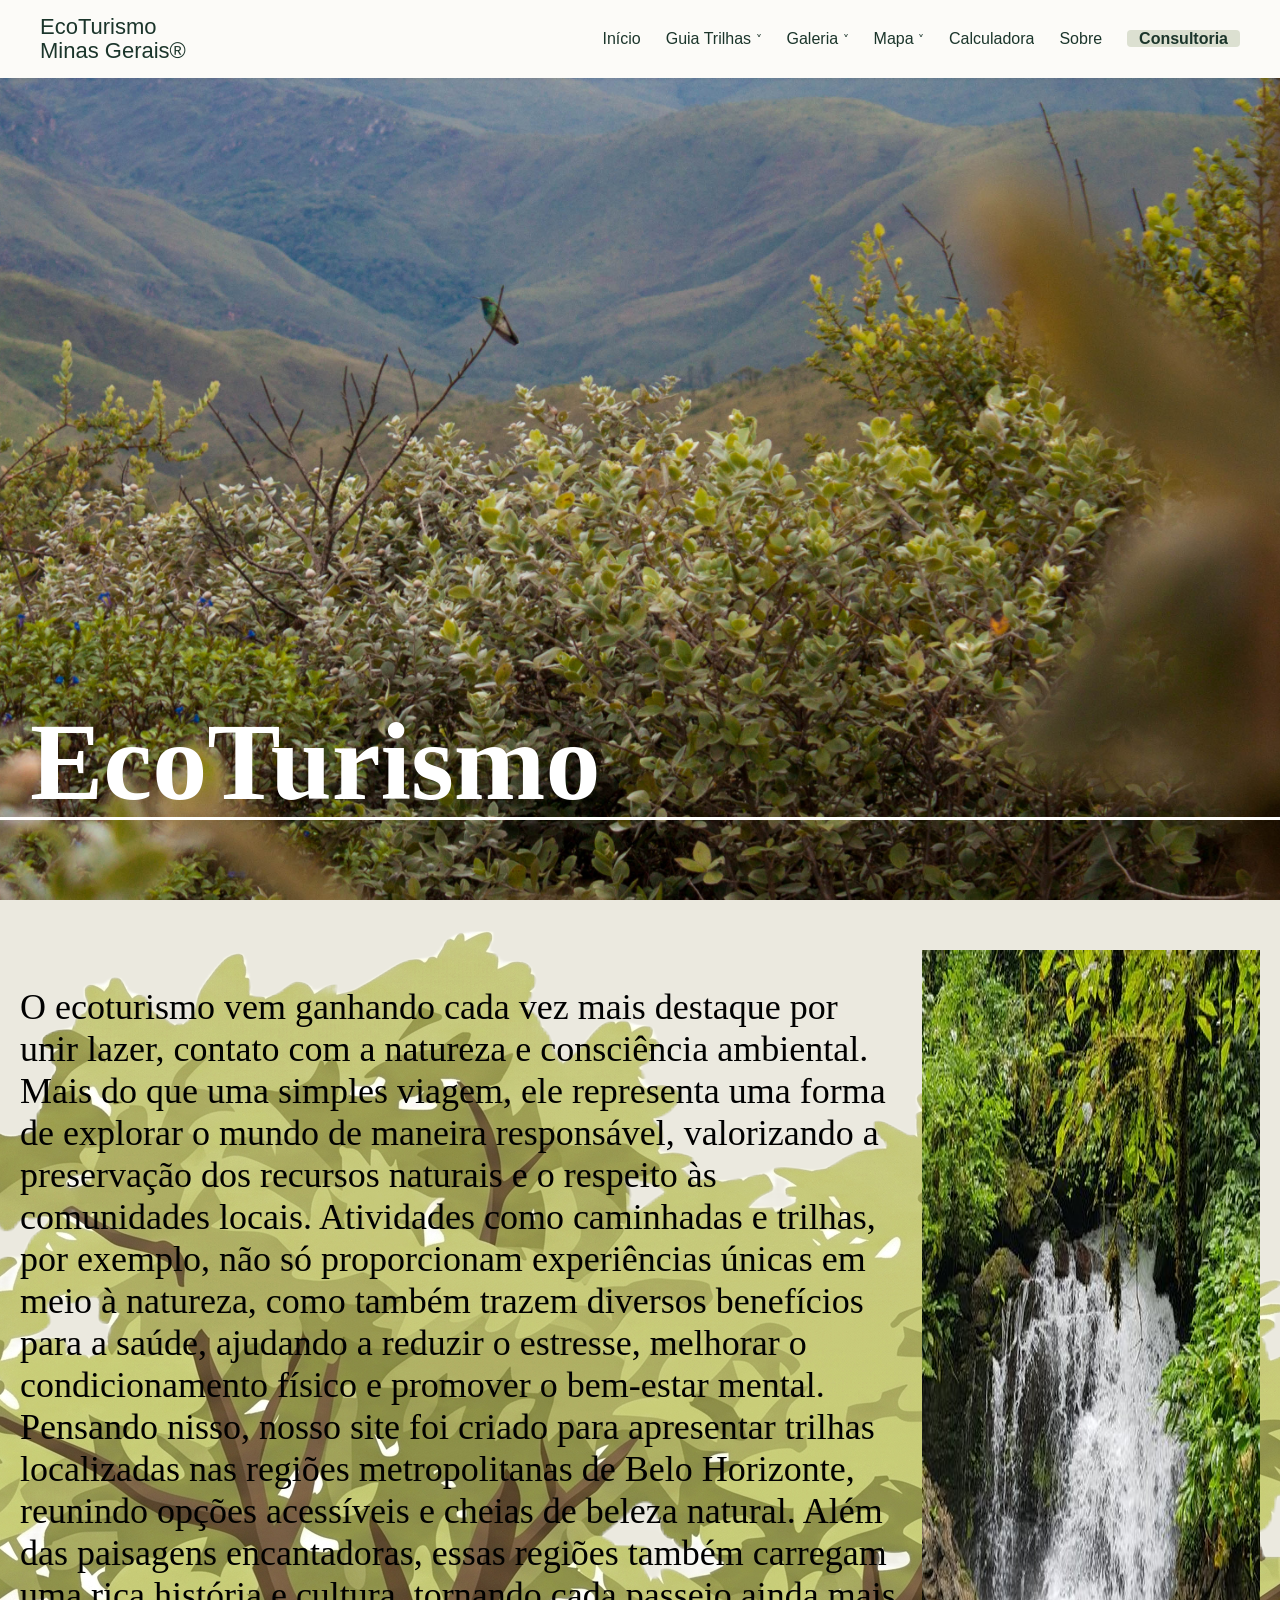
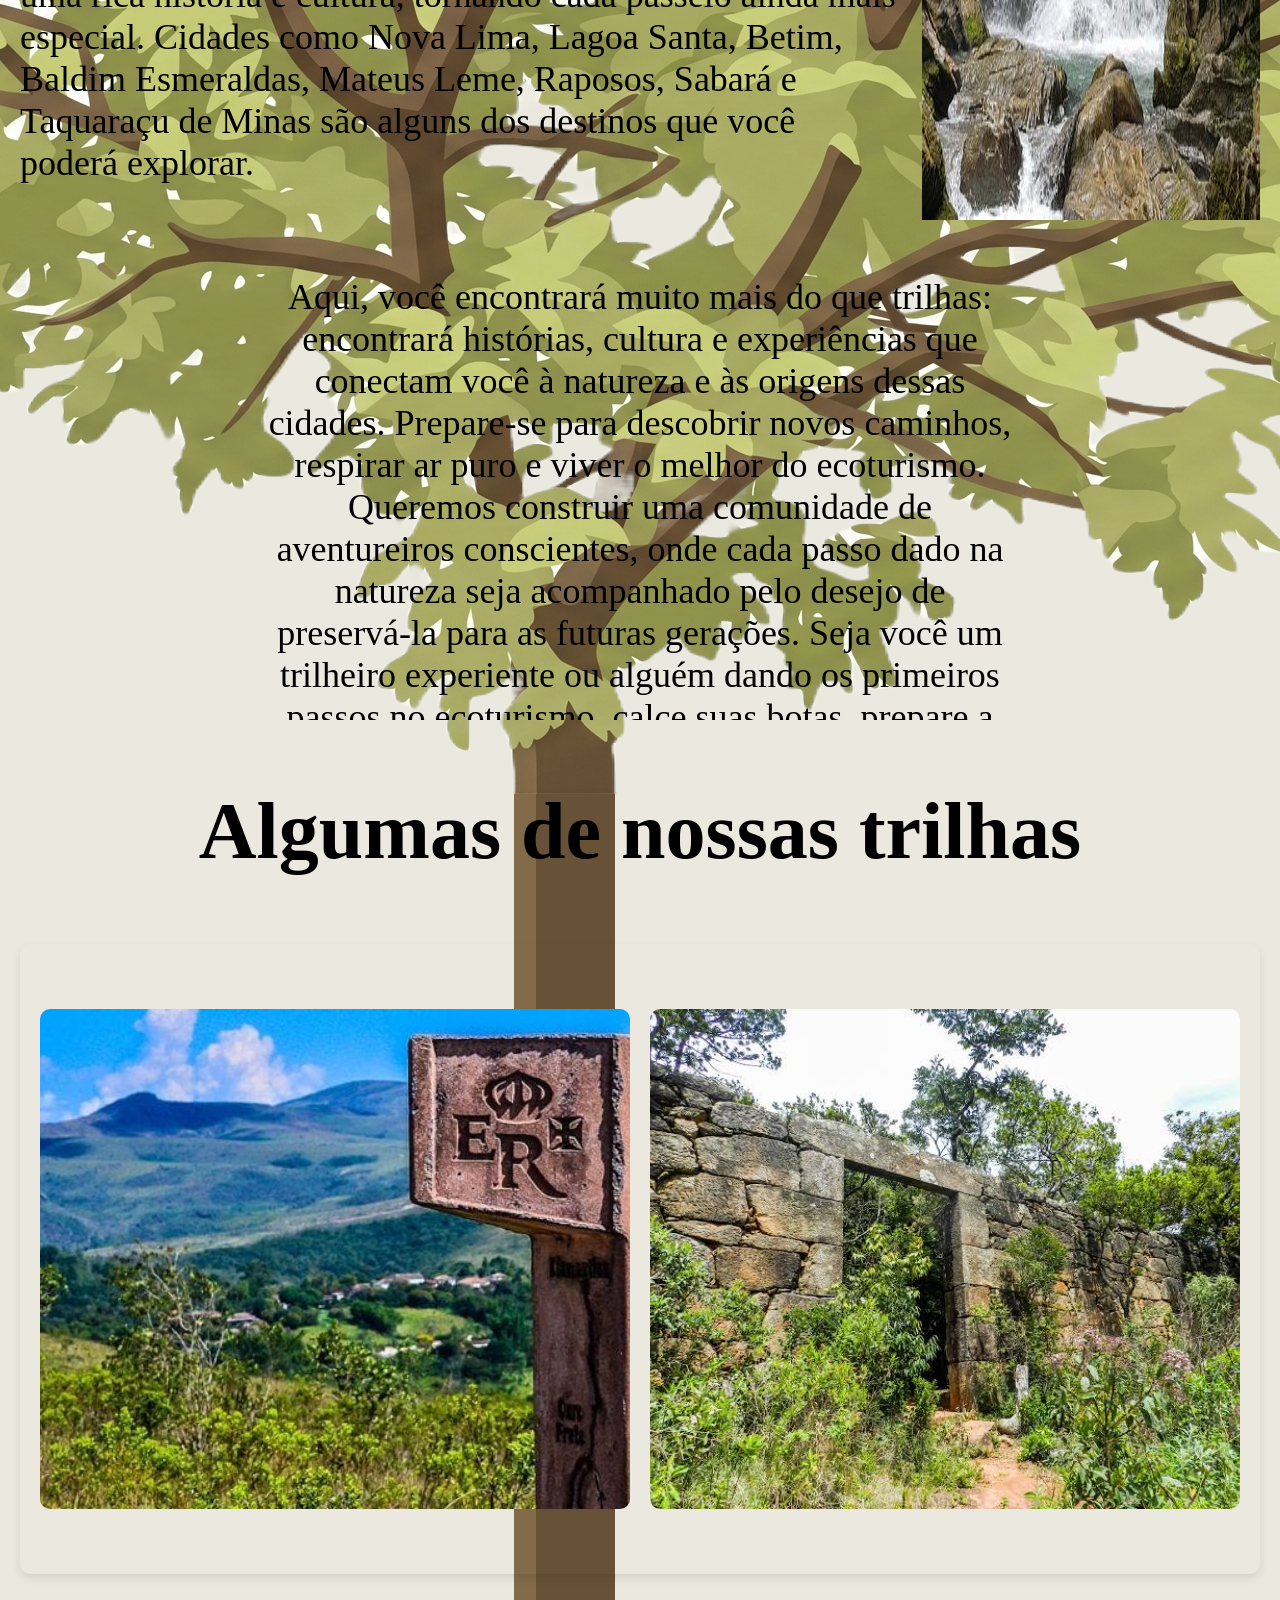
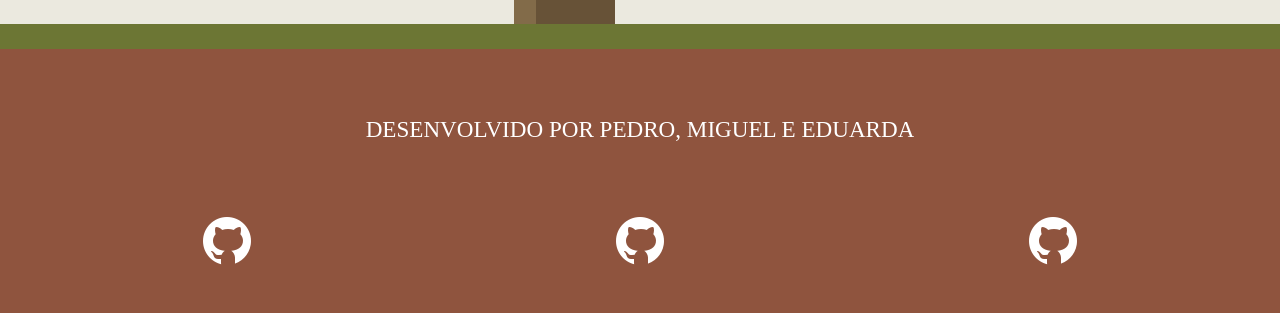
<file: index.html>
<!DOCTYPE html>
<html lang="pt-BR">

<head>
    <meta charset="UTF-8">
    <meta name="viewport" content="width=device-width, initial-scale=1.0">
    <title>EcoTurismo</title>
    <link rel="stylesheet" href="./CSS/style.css">
    <link rel="icon" type="image/png" href="./images/iconeSite.png"> <!-- "https://www.flaticon.com/br/icones-gratis/natureza" title="natureza ícones">Natureza ícones criados por Freepik - Flaticon-->
</head>

<body>
    <div class="container-imgRolaMoca">
        <img src="./images/serra-do-rola-moca.jpg" alt="Serra do Rola Moça">

        <div class="container-nome-projeto">
            <h1>EcoTurismo</h1>
        </div>
        <div class="linha"></div>
    </div>
    
    <nav class="navbar">
        <div class="logo-menu">
            EcoTurismo<br><span>Minas Gerais&reg;</span>
        </div>

        <input type="checkbox" id="menu-toggle" class="menu-toggle-checkbox">
        
        <label for="menu-toggle" class="menu-icon">
            <div class="icone-hamburguer">
                <span></span>
                <span></span>
                <span></span>
            </div>
        </label>

        <ul class="nav-links">
            <li><a href="./index.html">Início</a></li>
            <li><a href="./pages/guia-trilhas.html">Guia Trilhas <span class="seta">&#709;</span></a></li>
            <li><a href="./pages/galeria-trilhas.html">Galeria <span class="seta">&#709;</span></a></li>
            <li><a href="./pages/mapa-rotas.html">Mapa <span class="seta">&#709;</span></a></li>
            <li><a href="./pages/calculadora-gastos.html">Calculadora</a></li>
            <li><a href="./pages/pagina-sobre.html">Sobre</a></li>
            <li><a href="./pages/landing-page.html" class="btn-destaque">Consultoria</a></li>
        </ul>
    </nav>
    
    <div class="conteudo-site">
        <div class="paragrafo1">
            <div class="container-texto">
                <p class="texto">O ecoturismo vem ganhando cada vez mais destaque por unir lazer, contato com a natureza e consciência ambiental. Mais do que uma simples viagem, ele representa uma forma de explorar o mundo de maneira responsável, valorizando a preservação dos recursos naturais e o respeito às comunidades locais. Atividades como caminhadas e trilhas, por exemplo, não só proporcionam experiências únicas em meio à natureza, como também trazem diversos benefícios para a saúde, ajudando a reduzir o estresse, melhorar o condicionamento físico e promover o bem-estar mental. Pensando nisso, nosso site foi criado para apresentar trilhas localizadas nas regiões metropolitanas de Belo Horizonte, reunindo opções acessíveis e cheias de beleza natural. Além das paisagens encantadoras, essas regiões também carregam uma rica história e cultura, tornando cada passeio ainda mais especial. Cidades como Nova Lima, Lagoa Santa, Betim, Baldim Esmeraldas, Mateus Leme, Raposos, Sabará e Taquaraçu de Minas são alguns dos destinos que você poderá explorar.</p>
            </div>
            <img src="images/cachoeiraImg1.jpeg" alt="Imagem de uma cachoeira" class="imagem-cachoeira">
        </div>
        
        <div class="paragrafo2">
            <div class="container-texto2">
                <p class="texto">Aqui, você encontrará muito mais do que trilhas: encontrará histórias, cultura e experiências que conectam você à natureza e às origens dessas cidades. Prepare-se para descobrir novos caminhos, respirar ar puro e viver o melhor do ecoturismo. <br>
                    Queremos construir uma comunidade de aventureiros conscientes, onde cada passo dado na natureza seja acompanhado pelo desejo de preservá-la para as futuras gerações. Seja você um trilheiro experiente ou alguém dando os primeiros passos no ecoturismo, calce suas botas, prepare a mochila e venha construir memórias inesquecíveis nas montanhas e vales de Minas Gerais.
                </p>
            </div>
        </div>

        <h2 class="titulo3">Algumas de nossas trilhas</h2>
        <div class="container-trilhas">
            <div class="trilhasImg"><img src="images/imagemEstradaReal.jpeg" alt=""></div>
            <div class="trilhasImg"><img src="images/imgForteBrumadinho.jpeg" alt=""></div>
        </div>
    </div>
    
    <footer class="footer">
        <div class="container-footer">
            <p class="texto-no-footer">
                DESENVOLVIDO POR PEDRO, MIGUEL E EDUARDA <br><br>
            </p>
        </div>
        <div class="icones-github">
            <a href="https://github.com/PedroCandidoMota" target="_blank" title="GitHub Pedro"><img src="./images/icons8-github-60.png" alt="Icone GitHub" class="icon"></a> 
            <a href="https://github.com/Miguel-Kroeff" target="_blank" title="GitHub Miguel"><img src="./images/icons8-github-60.png" alt="Icone GitHub" class="icon"></a>
            <a href="https://github.com/eduardapdantas-oss" target="_blank" title="GitHub Eduarda"><img src="./images/icons8-github-60.png" alt="Icone GitHub" class="icon"></a>
        </div>
    </footer>
</body>

</html>
</file>
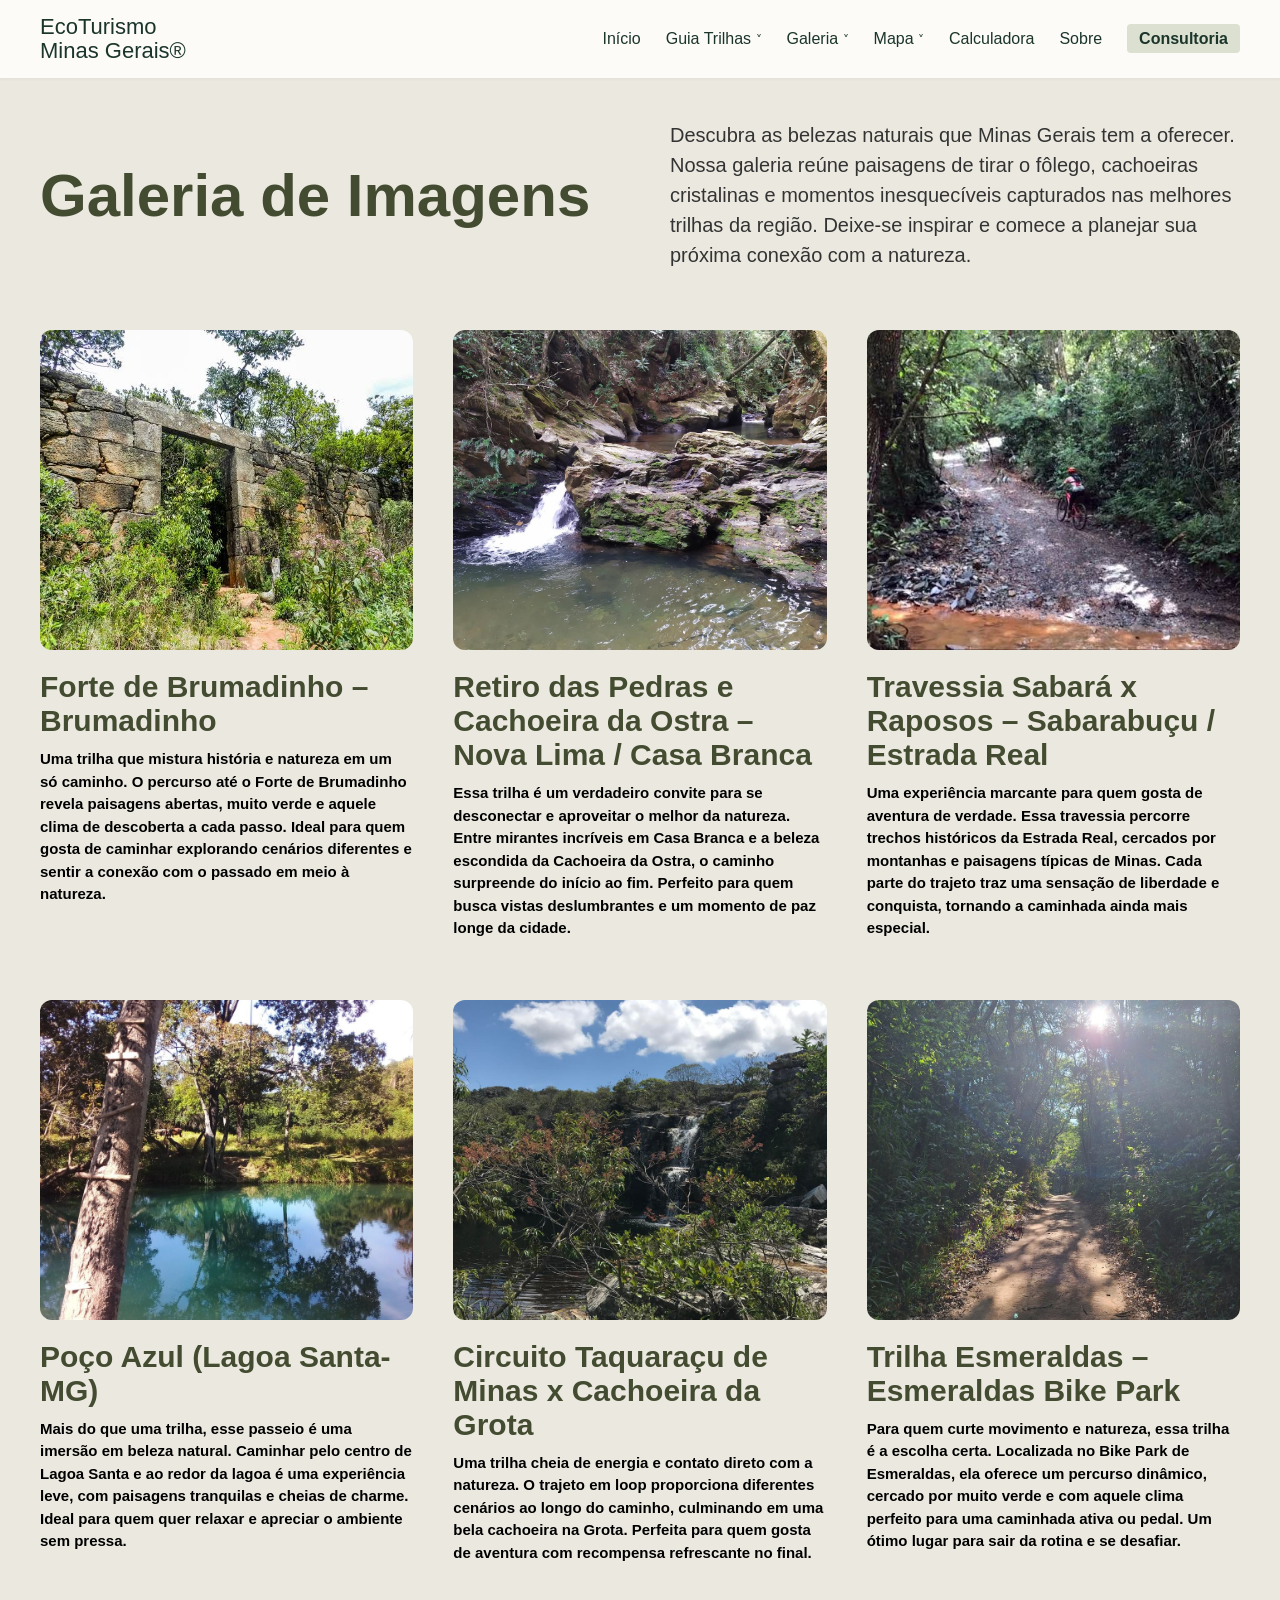
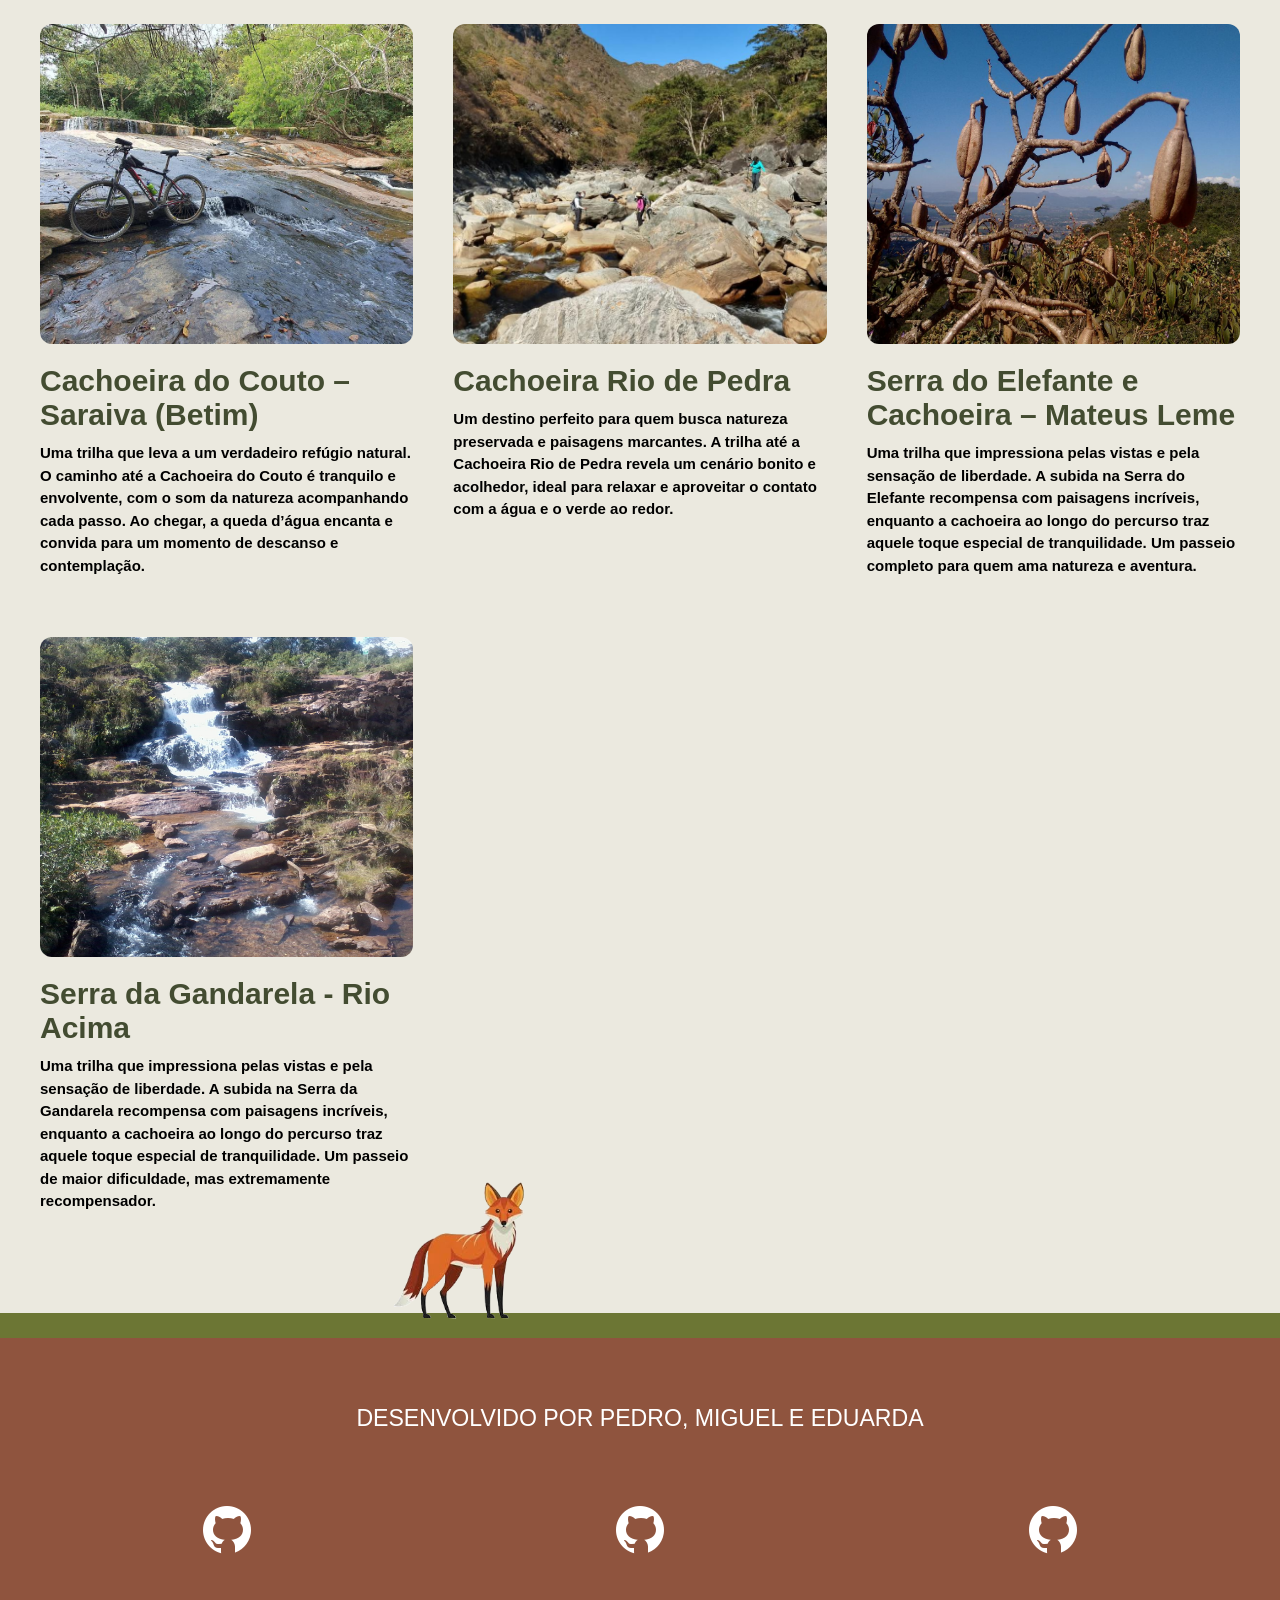
<file: pages/galeria-trilhas.html>
<!DOCTYPE html>
<html lang="pt-BR">

<head>
    <meta charset="UTF-8">
    <meta name="viewport" content="width=device-width, initial-scale=1.0">
    <title>Galeria de Imagens - EcoTurismo</title>
    <link rel="icon" type="image/png" href="../images/iconeSite.png"> <!-- "https://www.flaticon.com/br/icones-gratis/natureza" title="natureza ícones">Natureza ícones criados por Freepik - Flaticon-->
    <style>
        html {
            font-size: 62.5%;
        }

        body {
            background-color: #ebe9df;
            margin: 0;
            font-family: Arial, sans-serif;
        }

        * {
            box-sizing: border-box;
        }

        html, body {
            overflow-x: hidden;
        }

        .navbar {
            display: flex;
            justify-content: space-between;
            align-items: center;
            background-color: #fcfbf8; 
            padding: 15px 40px;
            width: 100%;
            position: fixed; 
            top: 0;
            left: 0;
            z-index: 9999;
            box-shadow: 0 1px 3px rgba(0,0,0,0.05); 
            overflow: visible;
        }

        .menu-toggle-checkbox {
            display: none;
        }

        .logo-menu {
            font-size: 2.2rem;
            font-weight: 500;
            color: #1b352b; 
            line-height: 1.1;
        }

        .logo-menu span {
            font-size: 2.2rem;
        }

        .menu-icon {
            display: none; 
            cursor: pointer;
        }

        .nav-links {
            display: flex;
            align-items: center;
            list-style: none;
            gap: 25px;
            margin: 0;
            padding: 0;
        }

        .nav-links li a {
            text-decoration: none;
            color: #1b352b;
            font-size: 1.6rem; 
            transition: opacity 0.2s ease;
        }

        .nav-links li a:hover {
            opacity: 0.7;
        }

        .seta {
            font-size: 1.2rem;
            vertical-align: middle;
        }

        .nav-links li a.btn-destaque {
            background-color: #dce0d1; 
            padding: 6px 12px;
            border-radius: 4px;
            font-weight: 600;
        }

        .nav-links li a.btn-destaque:hover {
            background-color: #cdd2c0;
            opacity: 1;
        }

        .icone-hamburguer {
            display: flex;
            flex-direction: column;
            justify-content: space-between;
            width: 32px;
            height: 24px; 
        }

        .icone-hamburguer span {
            display: block;
            height: 4px;
            width: 100%;
            background-color: #1b352b; 
            border-radius: 2px;
            transition: transform 0.3s ease, opacity 0.3s ease;
        }

        @media (max-width: 1024px) {
            .navbar {
                padding: 15px 20px;
            }

            .menu-icon {
                display: flex;
                align-items: center;
            }

            .nav-links {
                display: none; 
                position: absolute;
                top: 65px; 
                right: 20px; 
                min-width: 220px; 
                background-color: #ffffff; 
                flex-direction: column;
                padding: 10px 0; 
                box-shadow: 0px 8px 16px 0px rgba(0,0,0,0.15); 
                border-radius: 4px; 
                gap: 0; 
            }

            .nav-links li {
                width: 100%;
                text-align: left; 
            }

            .nav-links li a {
                display: block;
                padding: 12px 20px;
                font-size: 1.6rem;
            }

            .nav-links li a:hover {
                background-color: #f5f5f5;
                opacity: 1;
            }

            .nav-links li a.btn-destaque {
                margin: 5px 20px 10px 20px; 
                text-align: center;
                display: block;
            }

            .menu-toggle-checkbox:checked ~ .nav-links {
                display: flex;
            }

            .menu-toggle-checkbox:checked + .menu-icon .icone-hamburguer span:nth-child(1) {
                transform: translateY(10px) rotate(45deg);
            }
            
            .menu-toggle-checkbox:checked + .menu-icon .icone-hamburguer span:nth-child(2) {
                opacity: 0;
            }
            
            .menu-toggle-checkbox:checked + .menu-icon .icone-hamburguer span:nth-child(3) {
                transform: translateY(-10px) rotate(-45deg);
            }
        }
        
        .container-galeria {
            margin: 120px auto 80px auto; 
            padding: 0 40px;
            min-height: 60vh; 
        }

        .cabecalho-galeria {
            display: flex;
            justify-content: space-between;
            align-items: center;
            gap: 60px;
            margin-bottom: 60px;
        }

        .cabecalho-galeria h1 {
            font-size: 6rem;
            color: #434c31;
            margin: 0;
            flex: 1; 
        }

        .cabecalho-galeria p {
            font-size: 2rem;
            color: #333333;
            line-height: 1.5;
            margin: 0;
            flex: 1; 
        }

        .grid-galeria {
            display: grid;
            grid-template-columns: repeat(3, 1fr);
            gap: 40px;
        }

        @media (max-width: 1024px) {
            .grid-galeria {
                grid-template-columns: repeat(2, 1fr);
            }
        }
        
        .card {
            display: flex;
            flex-direction: column;
            align-items: flex-start;
            position: relative;
        }

        .card img {
            width: 100%;
            height: 320px; 
            object-fit: cover; 
            border-radius: 12px;
            margin-bottom: 20px;
        }

        .card h3 {
            font-size: 3rem;
            color: #434c31;
            margin: 0 0 10px 0;
        }

        .card p {
            font-size: 1.5rem;
            color: #000;
            line-height: 1.5;
            font-weight: bold; 
            margin: 0 0 20px 0;
        }

        @media (max-width: 768px) {
            .container-galeria {
                padding: 0 20px;
                margin-top: 100px;
            }

            .cabecalho-galeria {
                flex-direction: column;
                align-items: flex-start;
                gap: 20px;
                margin-bottom: 40px;
            }

            .cabecalho-galeria h1 {
                font-size: 4rem;
            }

            .grid-galeria {
                grid-template-columns: 1fr;
                gap: 30px; 
            }
        }

        .footer {
            background-color: #8f543e;
            border-top: 25px solid #6c7634;
            padding: 40px 20px;
            width: 100%;
        }
        
        .lobo-guara-img {
            position: absolute;
            left: 30%;
            width: 150px;
            z-index: 10;
            transform: translateY(-125%);
        }

        .container-footer {
            max-width: 800px;
            margin: 0 auto;
            display: flex;
            flex-direction: column;
            align-items: center;
            text-align: center;
        }

        .texto-no-footer {
            color: #fff;
            font-size: 2.31rem; 
            margin-bottom: 30px;
            line-height: 1.5;
            overflow-wrap: break-word;
        }

        .icones-github {
            display: flex;
            justify-content: space-around;
            width: 100%;
        }

        .icon {
            transition: opacity 0.3s ease;
        }

        .icon:hover {
            opacity: 0.8;
        }

        @media (max-width: 768px) {
            .texto-no-footer {
                font-size: 1.5rem;
            }
            
            .footer {
                display: flex;
                flex-direction: column;
                gap: 40px;
            }
        }
    </style>
</head>

<body>
    
    <nav class="navbar">
        <div class="logo-menu">
            EcoTurismo<br><span>Minas Gerais&reg;</span>
        </div>

        <input type="checkbox" id="menu-toggle" class="menu-toggle-checkbox">
        
        <label for="menu-toggle" class="menu-icon">
            <div class="icone-hamburguer">
                <span></span>
                <span></span>
                <span></span>
            </div>
        </label>

        <ul class="nav-links">
            <li><a href="../index.html">Início</a></li>
            <li><a href="./guia-trilhas.html">Guia Trilhas <span class="seta">&#709;</span></a></li>
            <li><a href="./galeria-trilhas.html">Galeria <span class="seta">&#709;</span></a></li>
            <li><a href="./mapa-rotas.html">Mapa <span class="seta">&#709;</span></a></li>
            <li><a href="./calculadora-gastos.html">Calculadora</a></li>
            <li><a href="./pagina-sobre.html">Sobre</a></li>
            <li><a href="./landing-page.html" class="btn-destaque">Consultoria</a></li>
        </ul>
    </nav>
    
    <main class="container-galeria">
        
        <div class="cabecalho-galeria">
            <h1>Galeria de Imagens</h1>
            <p>Descubra as belezas naturais que Minas Gerais tem a oferecer. Nossa galeria reúne paisagens de tirar o fôlego, cachoeiras cristalinas e momentos inesquecíveis capturados nas melhores trilhas da região. Deixe-se inspirar e comece a planejar sua próxima conexão com a natureza.</p>
        </div>

        <div class="grid-galeria">
            
            <div class="card">
                <img src="../images/imagensGaleria/imgForteBrumadinho.jpeg" alt="Trilha Forte de Brumadinho">
                <h3>Forte de Brumadinho – Brumadinho</h3>
                <p>Uma trilha que mistura história e natureza em um só caminho. O percurso até o Forte de Brumadinho revela paisagens abertas, muito verde e aquele clima de descoberta a cada passo. Ideal para quem gosta de caminhar explorando cenários diferentes e sentir a conexão com o passado em meio à natureza.</p>
            </div>

            <div class="card">
                <img src="../images/imagensGaleria/imgCachoeiraDaOstra.jpg" alt="Trilha Retiro das Pedras e Cachoeira da Ostra">
                <h3> Retiro das Pedras e Cachoeira da Ostra – Nova Lima / Casa Branca</h3>
                <p>Essa trilha é um verdadeiro convite para se desconectar e aproveitar o melhor da natureza. Entre mirantes incríveis em Casa Branca e a beleza escondida da Cachoeira da Ostra, o caminho surpreende do início ao fim. Perfeito para quem busca vistas deslumbrantes e um momento de paz longe da cidade.</p>
            </div>

            <div class="card">
                <img src="../images/imagensGaleria/imgSabaraRaposos.jpeg" alt="Trilha Travessia Sabará x Raposos">
                <h3>Travessia Sabará x Raposos – Sabarabuçu / Estrada Real</h3>
                <p>Uma experiência marcante para quem gosta de aventura de verdade. Essa travessia percorre trechos históricos da Estrada Real, cercados por montanhas e paisagens típicas de Minas. Cada parte do trajeto traz uma sensação de liberdade e conquista, tornando a caminhada ainda mais especial.</p>
            </div>

            <div class="card">
                <img src="../images/imagensGaleria/imgPocoAzul.jpg" alt="Trilha Poço Azul (Lagoa Santa-MG)">
                <h3>Poço Azul (Lagoa Santa-MG)</h3>
                <p>Mais do que uma trilha, esse passeio é uma imersão em  beleza natural. Caminhar pelo centro de Lagoa Santa e ao redor da lagoa é uma experiência leve, com paisagens tranquilas e cheias de charme. Ideal para quem quer relaxar e apreciar o ambiente sem pressa.</p>
            </div>

            <div class="card">
                <img src="../images/imagensGaleria/imgCircuitoTaquaracuGrota.jpg" alt="Trilha Circuito Taquaraçu de Minas x Cachoeira da Grota">
                <h3>Circuito Taquaraçu de Minas x Cachoeira da Grota</h3>
                <p>Uma trilha cheia de energia e contato direto com a natureza. O trajeto em loop proporciona diferentes cenários ao longo do caminho, culminando em uma bela cachoeira na Grota. Perfeita para quem gosta de aventura com recompensa refrescante no final.</p>
            </div>

            <div class="card">
                <img src="../images/imagensGaleria/imgTrilhaEsmeraldas.jpg" alt="Trilha Esmeraldas – Esmeraldas Bike Park">
                <h3>Trilha Esmeraldas – Esmeraldas Bike Park</h3>
                <p>Para quem curte movimento e natureza, essa trilha é a escolha certa. Localizada no Bike Park de Esmeraldas, ela oferece um percurso dinâmico, cercado por muito verde e com aquele clima perfeito para uma caminhada ativa ou pedal. Um ótimo lugar para sair da rotina e se desafiar.</p>
            </div>

            <div class="card">
                <img src="../images/imagensGaleria/imgCachoeiraDoCouto.jpg" alt="Trilha Cachoeira do Couto – Saraiva (Betim)">
                <h3>Cachoeira do Couto – Saraiva (Betim)</h3>
                <p>Uma trilha que leva a um verdadeiro refúgio natural. O caminho até a Cachoeira do Couto é tranquilo e envolvente, com o som da natureza acompanhando cada passo. Ao chegar, a queda d’água encanta e convida para um momento de descanso e contemplação.</p>
            </div>

            <div class="card">
                <img src="../images/imagensGaleria/imgCachoeiraRioDePedra.jpg" alt="Trilha Cachoeira Rio de Pedra – Rio de Janeiro">
                <h3>Cachoeira Rio de Pedra</h3>
                <p>Um destino perfeito para quem busca natureza preservada e paisagens marcantes. A trilha até a Cachoeira Rio de Pedra revela um cenário bonito e acolhedor, ideal para relaxar e aproveitar o contato com a água e o verde ao redor.</p>
            </div>

            <div class="card">
                <img src="../images/imagensGaleria/imgSerraDoElefante.jpg" alt="Trilha Serra do Elefante e Cachoeira – Mateus Leme">
                <h3>Serra do Elefante e Cachoeira – Mateus Leme</h3>
                <p>Uma trilha que impressiona pelas vistas e pela sensação de liberdade. A subida na Serra do Elefante recompensa com paisagens incríveis, enquanto a cachoeira ao longo do percurso traz aquele toque especial de tranquilidade. Um passeio completo para quem ama natureza e aventura.</p>
            </div>

            <div class="card">
                <img src="../images/imagensGaleria/imgSerraGandarela.jpg" alt="Trilha Serra da Gandarela - Rio Acima">
                <h3>Serra da Gandarela - Rio Acima</h3>
                <p>Uma trilha que impressiona pelas vistas e pela sensação de liberdade. A subida na Serra da Gandarela recompensa com paisagens incríveis, enquanto a cachoeira ao longo do percurso traz aquele toque especial de tranquilidade. Um passeio de maior dificuldade, mas extremamente recompensador.</p>
            </div>
        </div>
    </main>
    
    <footer class="footer">
        <div class="lobo-guara">
            <img src="../images/lobo-guara.png" alt="Lobo Guara" class="lobo-guara-img">
        </div>
        <div class="container-footer">
            <p class="texto-no-footer">
                DESENVOLVIDO POR PEDRO, MIGUEL E EDUARDA <br><br>
            </p>
        </div>
        <div class="icones-github">
            <a href="https://github.com/PedroCandidoMota" target="_blank" title="GitHub Pedro"><img src="../images/icons8-github-60.png" alt="Icone GitHub" class="icon"></a> 
            <a href="https://github.com/Miguel-Kroeff" target="_blank" title="GitHub Miguel"><img src="../images/icons8-github-60.png" alt="Icone GitHub" class="icon"></a>
            <a href="https://github.com/eduardapdantas-oss" target="_blank" title="GitHub Eduarda"><img src="../images/icons8-github-60.png" alt="Icone GitHub" class="icon"></a>
        </div>
    </footer>
</body>

</html>
</file>
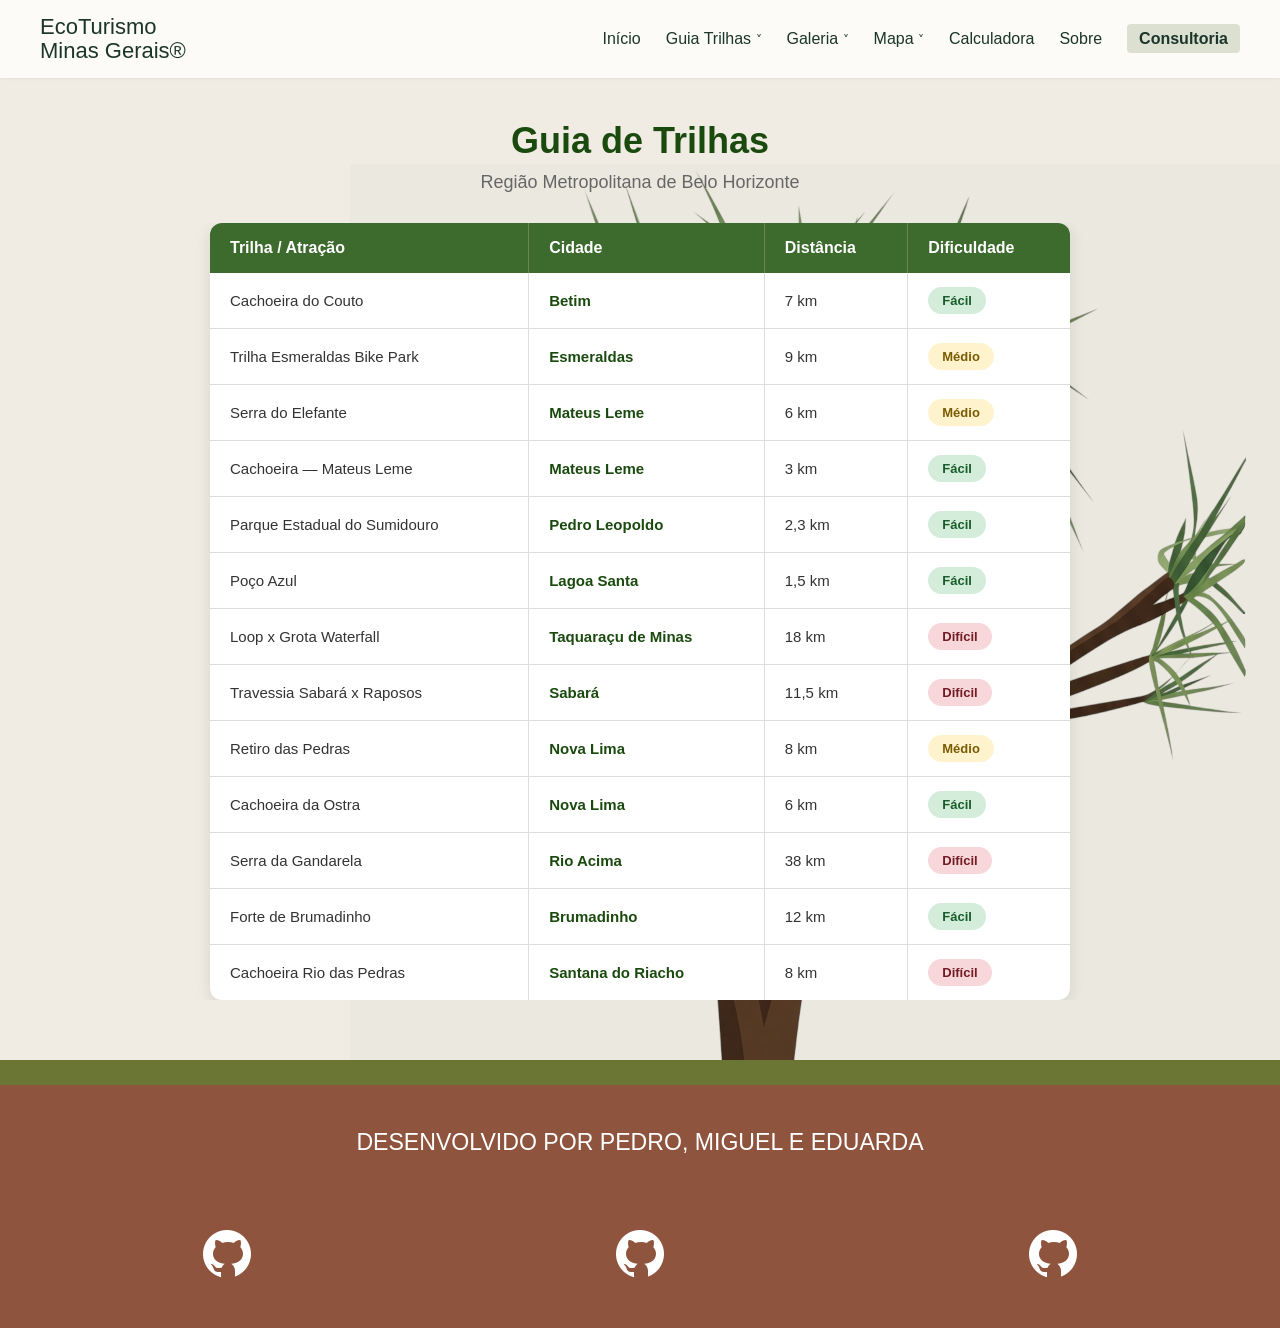
<file: pages/guia-trilhas.html>
<!DOCTYPE html>
<html lang="pt-br">
<head>
    <meta charset="UTF-8">
    <meta name="viewport" content="width=device-width, initial-scale=1.0">
    <title>Guia de Trilhas - EcoTurismo</title>
    <link rel="icon" type="image/png" href="../images/iconeSite.png"> <!-- "https://www.flaticon.com/br/icones-gratis/natureza" title="natureza ícones">Natureza ícones criados por Freepik - Flaticon-->
    <style>
        html {
            font-size: 62.5%;
        }

        * {
            margin: 0;
            padding: 0;
            box-sizing: border-box;
        }

        body {
            font-family: Arial, sans-serif;
            background-color: #f0ebe3;
            font-size: 1.6rem;
            background-image: url('../images/Canela-de-ema-parteCima.png');
            background-repeat: no-repeat;
            background-position: right center;
        }

        html, body {
            overflow-x: hidden;
        }

        .navbar {
            display: flex;
            justify-content: space-between;
            align-items: center;
            background-color: #fcfbf8; 
            padding: 15px 40px;
            width: 100%;
            position: fixed; 
            top: 0;
            left: 0;
            z-index: 9999;
            box-shadow: 0 1px 3px rgba(0,0,0,0.05); 
            overflow: visible;
        }

        .menu-toggle-checkbox {
            display: none;
        }

        .logo-menu {
            font-size: 2.2rem;
            font-weight: 500;
            color: #1b352b; 
            line-height: 1.1;
        }

        .logo-menu span {
            font-size: 2.2rem;
        }

        .menu-icon {
            display: none; 
            cursor: pointer;
        }

        .nav-links {
            display: flex;
            align-items: center;
            list-style: none;
            gap: 25px;
            margin: 0;
            padding: 0;
        }

        .nav-links li a {
            text-decoration: none;
            color: #1b352b;
            font-size: 1.6rem; 
            transition: opacity 0.2s ease;
        }

        .nav-links li a:hover {
            opacity: 0.7;
        }

        .seta {
            font-size: 1.2rem;
            vertical-align: middle;
        }

        .nav-links li a.btn-destaque {
            background-color: #dce0d1; 
            padding: 6px 12px;
            border-radius: 4px;
            font-weight: 600;
        }

        .nav-links li a.btn-destaque:hover {
            background-color: #cdd2c0;
            opacity: 1;
        }

        .icone-hamburguer {
            display: flex;
            flex-direction: column;
            justify-content: space-between;
            width: 32px;
            height: 24px; 
        }

        .icone-hamburguer span {
            display: block;
            height: 4px;
            width: 100%;
            background-color: #1b352b; 
            border-radius: 2px;
            transition: transform 0.3s ease, opacity 0.3s ease;
        }

        @media (max-width: 1024px) {
            .navbar {
                padding: 15px 20px;
            }

            .menu-icon {
                display: flex;
                align-items: center;
            }

            .nav-links {
                display: none; 
                position: absolute;
                top: 65px; 
                right: 20px; 
                min-width: 220px; 
                background-color: #ffffff; 
                flex-direction: column;
                padding: 10px 0; 
                box-shadow: 0px 8px 16px 0px rgba(0,0,0,0.15); 
                border-radius: 4px; 
                gap: 0; 
            }

            .nav-links li {
                width: 100%;
                text-align: left; 
            }

            .nav-links li a {
                display: block;
                padding: 12px 20px;
                font-size: 1.6rem;
            }

            .nav-links li a:hover {
                background-color: #f5f5f5;
                opacity: 1;
            }

            .nav-links li a.btn-destaque {
                margin: 5px 20px 10px 20px; 
                text-align: center;
                display: block;
            }

            .menu-toggle-checkbox:checked ~ .nav-links {
                display: flex;
            }

            .menu-toggle-checkbox:checked + .menu-icon .icone-hamburguer span:nth-child(1) {
                transform: translateY(10px) rotate(45deg);
            }
            
            .menu-toggle-checkbox:checked + .menu-icon .icone-hamburguer span:nth-child(2) {
                opacity: 0;
            }
            
            .menu-toggle-checkbox:checked + .menu-icon .icone-hamburguer span:nth-child(3) {
                transform: translateY(-10px) rotate(-45deg);
            }
        }

        .titulo-pagina {
            text-align: center;
            padding: 120px 20px 30px;
        }

        .titulo-pagina h1 {
            font-size: 3.6rem;
            color: #1a4a0e;
        }

        .titulo-pagina p {
            color: #666;
            font-size: 1.8rem;
            margin-top: 10px;
        }

        .container-tabela {
            max-width: 900px;
            margin: 0 auto 60px;
            padding: 0 20px;
            overflow-x: auto; 
        }

        table {
            width: 100%;
            border-collapse: collapse;
            background-color: white;
            border-radius: 12px;
            overflow: hidden;
            box-shadow: 0 4px 16px rgba(0,0,0,0.10);
            min-width: 600px;
        }

        thead th {
            background-color: #3d6b2e;
            color: white;
            font-size: 1.6rem;
            font-weight: bold;
            padding: 16px 20px;
            text-align: left;
            border-right: 1px solid rgba(255,255,255,0.2);
        }

        thead th:last-child {
            border-right: none;
        }

        tbody td {
            padding: 14px 20px;
            font-size: 1.5rem;
            color: #333;
            border-bottom: 1px solid #ddd;
            border-right: 1px solid #ddd;
        }

        tbody td:last-child {
            border-right: none;
        }

        tbody tr:last-child td {
            border-bottom: none;
        }

        tbody tr:hover {
            background-color: #f5f9f3;
        }

        .cidade {
            color: #1a4a0e;
            font-weight: bold;
        }

        .badge {
            display: inline-block;
            padding: 6px 14px;
            border-radius: 20px;
            font-size: 1.3rem;
            font-weight: bold;
        }

        /* Cores de Dificuldade */
        .facil   { background-color: #d4edda; color: #1a5c2a; }
        .medio   { background-color: #fff3cd; color: #7a5c00; }
        .dificil { background-color: #f8d7da; color: #721c24; }

        .footer {
            background-color: #8f543e;
            border-top: 25px solid #6c7634;
            padding: 40px 20px;
            width: 100%;
        }
        
        .lobo-guara-img {
            position: absolute;
            left: 10%;
            width: 150px;
            z-index: 10;
            transform: translateY(-125%);
        }

        .container-footer {
            max-width: 800px;
            margin: 0 auto;
            display: flex;
            flex-direction: column;
            align-items: center;
            text-align: center;
        }

        .texto-no-footer {
            color: #fff;
            font-size: 2.31rem; 
            margin-bottom: 30px;
            line-height: 1.5;
            overflow-wrap: break-word;
        }

        .icones-github {
            display: flex;
            justify-content: space-around;
            width: 100%;
        }

        .icon {
            transition: opacity 0.3s ease;
        }

        .icon:hover {
            opacity: 0.8;
        }

        @media (max-width: 768px) {
            .texto-no-footer {
                font-size: 1.5rem;
            }
            
            .footer {
                display: flex;
                flex-direction: column;
                gap: 40px;
            }
        }

        @media (max-width: 1380px) {
            .lobo-guara-img {
                display: none;
            }
        }

    </style>

</head>

<body>

    <nav class="navbar">
        <div class="logo-menu">
            EcoTurismo<br><span>Minas Gerais&reg;</span>
        </div>

        <input type="checkbox" id="menu-toggle" class="menu-toggle-checkbox">
        
        <label for="menu-toggle" class="menu-icon">
            <div class="icone-hamburguer">
                <span></span>
                <span></span>
                <span></span>
            </div>
        </label>

        <ul class="nav-links">
            <li><a href="../index.html">Início</a></li>
            <li><a href="./guia-trilhas.html">Guia Trilhas <span class="seta">&#709;</span></a></li>
            <li><a href="./galeria-trilhas.html">Galeria <span class="seta">&#709;</span></a></li>
            <li><a href="./mapa-rotas.html">Mapa <span class="seta">&#709;</span></a></li>
            <li><a href="./calculadora-gastos.html">Calculadora</a></li>
            <li><a href="./pagina-sobre.html">Sobre</a></li>
            <li><a href="./landing-page.html" class="btn-destaque">Consultoria</a></li>
        </ul>
    </nav>

    <div class="titulo-pagina">
        <h1>Guia de Trilhas</h1>
        <p>Região Metropolitana de Belo Horizonte</p>
    </div>

    <div class="container-tabela">
        <table>
            <thead>
                <tr>
                    <th>Trilha / Atração</th>
                    <th>Cidade</th>
                    <th>Distância</th>
                    <th>Dificuldade</th>
                </tr>
            </thead>
            <tbody>
                <tr>
                    <td>Cachoeira do Couto</td>
                    <td class="cidade">Betim</td>
                    <td>7 km</td>
                    <td><span class="badge facil">Fácil</span></td>
                </tr>
                <tr>
                    <td>Trilha Esmeraldas Bike Park</td>
                    <td class="cidade">Esmeraldas</td>
                    <td>9 km</td>
                    <td><span class="badge medio">Médio</span></td>
                </tr>
                <tr>
                    <td>Serra do Elefante</td>
                    <td class="cidade">Mateus Leme</td>
                    <td>6 km</td>
                    <td><span class="badge medio">Médio</span></td>
                </tr>
                <tr>
                    <td>Cachoeira — Mateus Leme</td>
                    <td class="cidade">Mateus Leme</td>
                    <td>3 km</td>
                    <td><span class="badge facil">Fácil</span></td>
                </tr>
                <tr>
                    <td>Parque Estadual do Sumidouro</td>
                    <td class="cidade">Pedro Leopoldo</td>
                    <td>2,3 km</td>
                    <td><span class="badge facil">Fácil</span></td>
                </tr>
                <tr>
                    <td>Poço Azul</td>
                    <td class="cidade">Lagoa Santa</td>
                    <td>1,5 km</td>
                    <td><span class="badge facil">Fácil</span></td>
                </tr>
                <tr>
                    <td>Loop x Grota Waterfall</td>
                    <td class="cidade">Taquaraçu de Minas</td>
                    <td>18 km</td>
                    <td><span class="badge dificil">Difícil</span></td>
                </tr>
                <tr>
                    <td>Travessia Sabará x Raposos</td>
                    <td class="cidade">Sabará</td>
                    <td>11,5 km</td>
                    <td><span class="badge dificil">Difícil</span></td>
                </tr>
                <tr>
                    <td>Retiro das Pedras</td>
                    <td class="cidade">Nova Lima</td>
                    <td>8 km</td>
                    <td><span class="badge medio">Médio</span></td>
                </tr>
                <tr>
                    <td>Cachoeira da Ostra</td>
                    <td class="cidade">Nova Lima</td>
                    <td>6 km</td>
                    <td><span class="badge facil">Fácil</span></td>
                </tr>
                <tr>
                    <td>Serra da Gandarela</td>
                    <td class="cidade">Rio Acima</td>
                    <td>38 km</td>
                    <td><span class="badge dificil">Difícil</span></td>
                </tr>
                <tr>
                    <td>Forte de Brumadinho</td>
                    <td class="cidade">Brumadinho</td>
                    <td>12 km</td>
                    <td><span class="badge facil">Fácil</span></td>
                </tr>
                <tr>
                    <td>Cachoeira Rio das Pedras</td>
                    <td class="cidade">Santana do Riacho</td>
                    <td>8 km</td>
                    <td><span class="badge dificil">Difícil</span></td>
                </tr>
            </tbody>
        </table>
    </div>
    
    <footer class="footer">
        <div class="lobo-guara">
            <img src="../images/lobo-guara.png" alt="Lobo Guara" class="lobo-guara-img">
        </div>
        <div class="container-footer">
            <p class="texto-no-footer">
                DESENVOLVIDO POR PEDRO, MIGUEL E EDUARDA <br><br>
            </p>
        </div>
        <div class="icones-github">
            <a href="https://github.com/PedroCandidoMota" target="_blank" title="GitHub Pedro"><img src="../images/icons8-github-60.png" alt="Icone GitHub" class="icon"></a> 
            <a href="https://github.com/Miguel-Kroeff" target="_blank" title="GitHub Miguel"><img src="../images/icons8-github-60.png" alt="Icone GitHub" class="icon"></a>
            <a href="https://github.com/eduardapdantas-oss" target="_blank" title="GitHub Eduarda"><img src="../images/icons8-github-60.png" alt="Icone GitHub" class="icon"></a>
        </div>
    </footer>

</body>
</html>
</file>
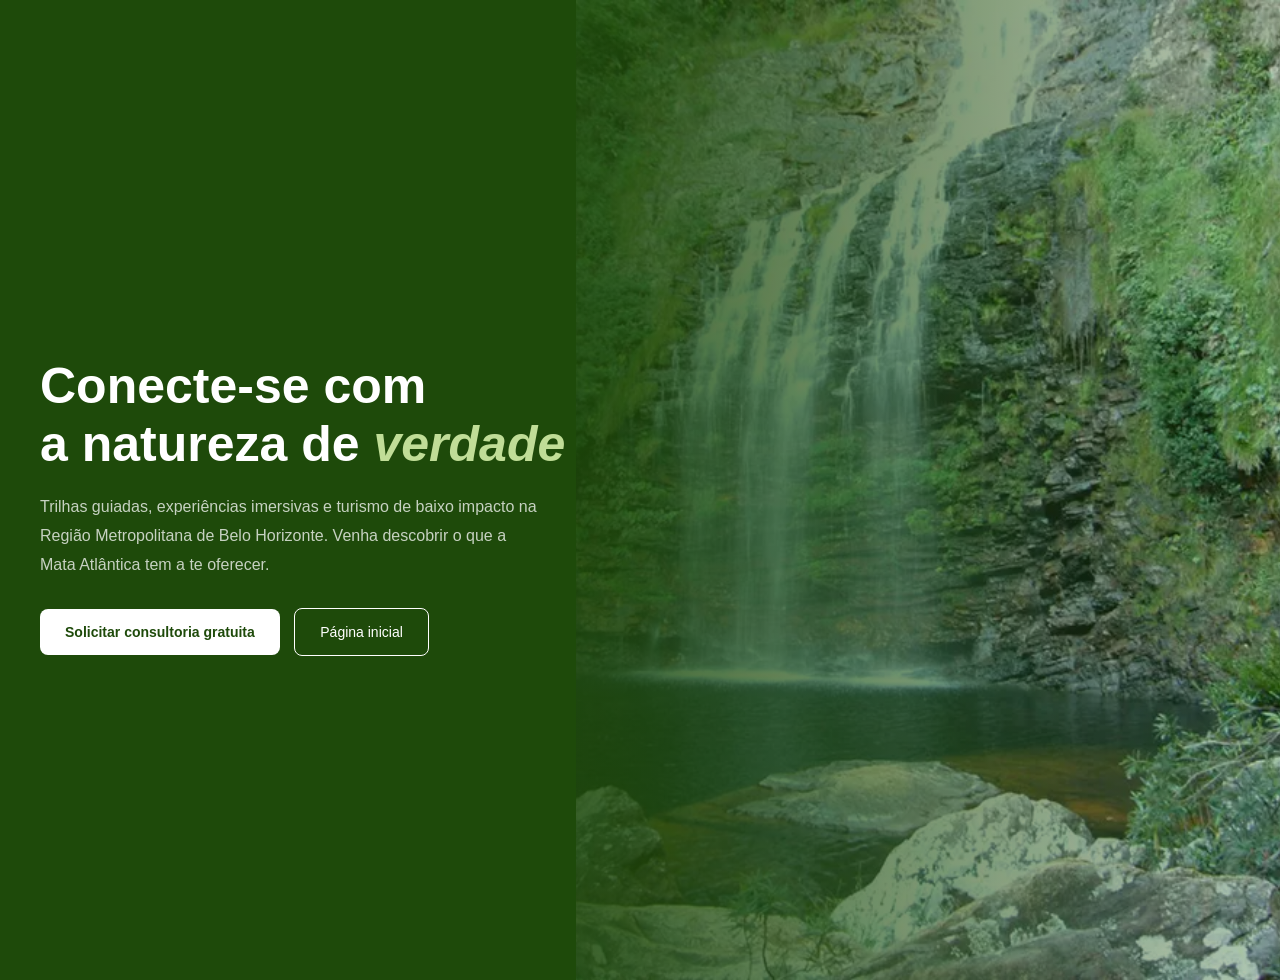
<file: pages/landing-page.html>
<!DOCTYPE html>
<html lang="pt-br">

<head>
    <meta charset="UTF-8">
    <meta name="viewport" content="width=device-width, initial-scale=1.0">
    <title>Landing Page - EcoTurismo</title>
    <link rel="icon" type="image/png" href="../images/iconeSite.png"> <!-- "https://www.flaticon.com/br/icones-gratis/natureza" title="natureza ícones">Natureza ícones criados por Freepik - Flaticon-->
    <style>
        
        body {
            margin: 0;
            padding: 0;
            font-family: Arial, sans-serif;
        }

        .fundo {
            min-height: 100vh;
            padding: 40px;
            color: white;
            position: relative;
            overflow: hidden;
            display: flex;
            align-items: center;
            
            background-color: #1e4a0a;
        }

        .fundo::before {
            content: '';
            position: absolute;
            top: 0;
            right: 0;
            width: 55%;       
            height: 100%;
            background-image: url('../images/cacheiraconsultoria.jpg');
            background-size: cover;
            background-position: center;
            z-index: 0;
        }

       
        .fundo::after {
            content: '';
            position: absolute;
            top: 0;
            left: 0;
            width: 100%;
            height: 100%;
            background: linear-gradient(
                to right,
                #1e4a0a 0%,         
                #1e4a0a 35%,         
                rgba(30, 74, 10, 0.75) 55%, 
                rgba(30, 74, 10, 0.30) 100% 
            );
            z-index: 1;
        }

       
        .conteudo {
            position: relative;
            z-index: 2;
            max-width: 580px;
        }

        h1 {
            font-size: 50px;
            margin-bottom: 20px;
            line-height: 1.15;
        }

        .destaque {
            color: #C0DD97;
            font-style: italic;
        }

        p {
            font-size: 16px;
            color: rgba(255, 255, 255, 0.75);
            max-width: 500px;
            line-height: 1.8;
            margin-bottom: 30px;
        }

        .botao-principal {
            background-color: white;
            color: #1e4a0a;
            border: none;
            padding: 15px 25px;
            font-size: 14px;
            font-weight: bold;
            border-radius: 8px;
            cursor: pointer;
            margin-right: 10px;
        }

        .botao-principal:hover {
            background-color: #d0e8b0;
        }

        .botao-secundario {
            background-color: transparent;
            color: white;
            border: 1px solid white;
            padding: 15px 25px;
            font-size: 14px;
            border-radius: 8px;
            cursor: pointer;
            text-decoration: none;
        }

        .botao-secundario:hover {
            background-color: rgba(255, 255, 255, 0.15);
        }

        @media (max-width: 600px) {
            .fundo::before {
                display: none;
            }
            .fundo::after {
                background: #1e4a0a;
            }
            h1 {
                font-size: 34px;
            }
            .botao-principal,
            .botao-secundario {
                display: block;
                width: 100%;
                margin-bottom: 12px;
                text-align: center;
                box-sizing: border-box;
            }
        }

        .fundo-modal {
            display: none;
            position: fixed;
            top: 0;
            left: 0;
            width: 100%;
            height: 100%;
            background-color: rgba(0, 0, 0, 0.6);
            z-index: 100;
        }

        .caixa-modal {
            background-color: white;
            color: black;
            width: 90%;
            max-width: 450px;
            margin: 60px auto;
            padding: 35px;
            border-radius: 12px;
            position: relative;
        }

        .caixa-modal h2 {
            font-size: 22px;
            margin-bottom: 5px;
        }

        .caixa-modal .subtitulo {
            font-size: 13px;
            color: gray;
            margin-bottom: 20px;
        }

        .fechar {
            position: absolute;
            top: 14px;
            right: 16px;
            background: none;
            border: none;
            font-size: 20px;
            cursor: pointer;
            color: gray;
        }

        .fechar:hover { color: #333; }

        /* campos do formulario */
        .campo {
            margin-bottom: 14px;
        }

        .campo label {
            display: block;
            font-size: 12px;
            font-weight: bold;
            color: #555;
            margin-bottom: 5px;
        }

        .campo input,
        .campo textarea,
        .campo select {
            width: 100%;
            padding: 10px;
            border: 1px solid #ccc;
            border-radius: 7px;
            font-size: 14px;
            box-sizing: border-box;
        }

        .campo input:focus,
        .campo textarea:focus,
        .campo select:focus {
            border-color: #2E6F40;
            outline: none;
        }

        .dois-campos {
            display: grid;
            grid-template-columns: 1fr 1fr;
            gap: 12px;
        }

        @media (max-width: 480px) {
            .dois-campos {
                grid-template-columns: 1fr;
            }
        }

        /* botao de enviar */
        .botao-enviar {
            width: 100%;
            background-color: #2E6F40;
            color: white;
            border: none;
            padding: 13px;
            border-radius: 8px;
            font-size: 14px;
            font-weight: bold;
            cursor: pointer;
            margin-top: 6px;
        }

        .botao-enviar:hover {
            background-color: #1e4a0a;
        }

        /* mensagem de sucesso */
        .mensagem-sucesso {
            display: none;
            text-align: center;
            padding: 20px 0;
        }

        .mensagem-sucesso h3 {
            font-size: 18px;
            margin-bottom: 8px;
        }

        .mensagem-sucesso p {
            font-size: 13px;
            color: gray;
            max-width: 100%;
        }

        .icone-ok {
            font-size: 44px;
            color: #2E6F40;
            margin-bottom: 10px;
        }
    </style>
</head>

<body>

    <div class="fundo">

        <div class="conteudo">

            <h1>Conecte-se com<br>a natureza de <span class="destaque">verdade</span></h1>

            <p>
                Trilhas guiadas, experiências imersivas e turismo de baixo impacto na
                Região Metropolitana de Belo Horizonte. Venha descobrir o que a Mata
                Atlântica tem a te oferecer.
            </p>

            <div>
                <button class="botao-principal" onclick="abrirModal()">
                    Solicitar consultoria gratuita
                </button>

                <a href="../index.html" class="botao-secundario">
                    Página inicial
                </a>
            </div>

        </div>
    </div>


    <!-- modal -->
    <div class="fundo-modal" id="fundoModal" onclick="fecharSeClicarFora(event)">
        <div class="caixa-modal">

            <button class="fechar" onclick="fecharModal()">✕</button>

            <div id="formulario">
                <h2>Fale com um especialista</h2>
                <p class="subtitulo">Retorno em até 24h para planejar sua aventura.</p>

                <div class="dois-campos">
                    <div class="campo">
                        <label>Nome completo</label>
                        <input type="text" placeholder="Seu nome">
                    </div>
                    <div class="campo">
                        <label>Telefone</label>
                        <input type="text" placeholder="(31) 9 0000-0000">
                    </div>
                </div>

                <div class="campo">
                    <label>E-mail</label>
                    <input type="email" placeholder="seu@email.com">
                </div>

                <div class="dois-campos">
                    <div class="campo">
                        <label>Data de nascimento</label>
                        <input type="date">
                    </div>
                    <div class="campo">
                        <label>Tamanho do grupo</label>
                        <select>
                            <option value="">Selecione</option>
                            <option>Individual</option>
                            <option>2 a 5 pessoas</option>
                            <option>6 a 15 pessoas</option>
                            <option>16+ pessoas</option>
                        </select>
                    </div>
                </div>

                <div class="campo">
                    <label>Comentário ou dúvida</label>
                    <textarea rows="3" placeholder="Qual trilha te interessa? Conte mais..."></textarea>
                </div>

                <button class="botao-enviar" onclick="enviarFormulario()">
                    Enviar mensagem
                </button>
            </div>

            <div class="mensagem-sucesso" id="sucesso">
                <div class="icone-ok">✔</div>
                <h3>Mensagem enviada!</h3>
                <p>Nossa equipe entrará em contato em breve para planejar sua aventura.</p>
            </div>

        </div>
    </div>


    <script>
        function abrirModal() {
            document.getElementById("fundoModal").style.display = "block";
        }

        function fecharModal() {
            document.getElementById("fundoModal").style.display = "none";
            document.getElementById("formulario").style.display = "block";
            document.getElementById("sucesso").style.display = "none";
        }

        function fecharSeClicarFora(event) {
            if (event.target.id === "fundoModal") {
                fecharModal();
            }
        }

        function enviarFormulario() {
            document.getElementById("formulario").style.display = "none";
            document.getElementById("sucesso").style.display = "block";
        }
    </script>

</body>
</html>
</file>
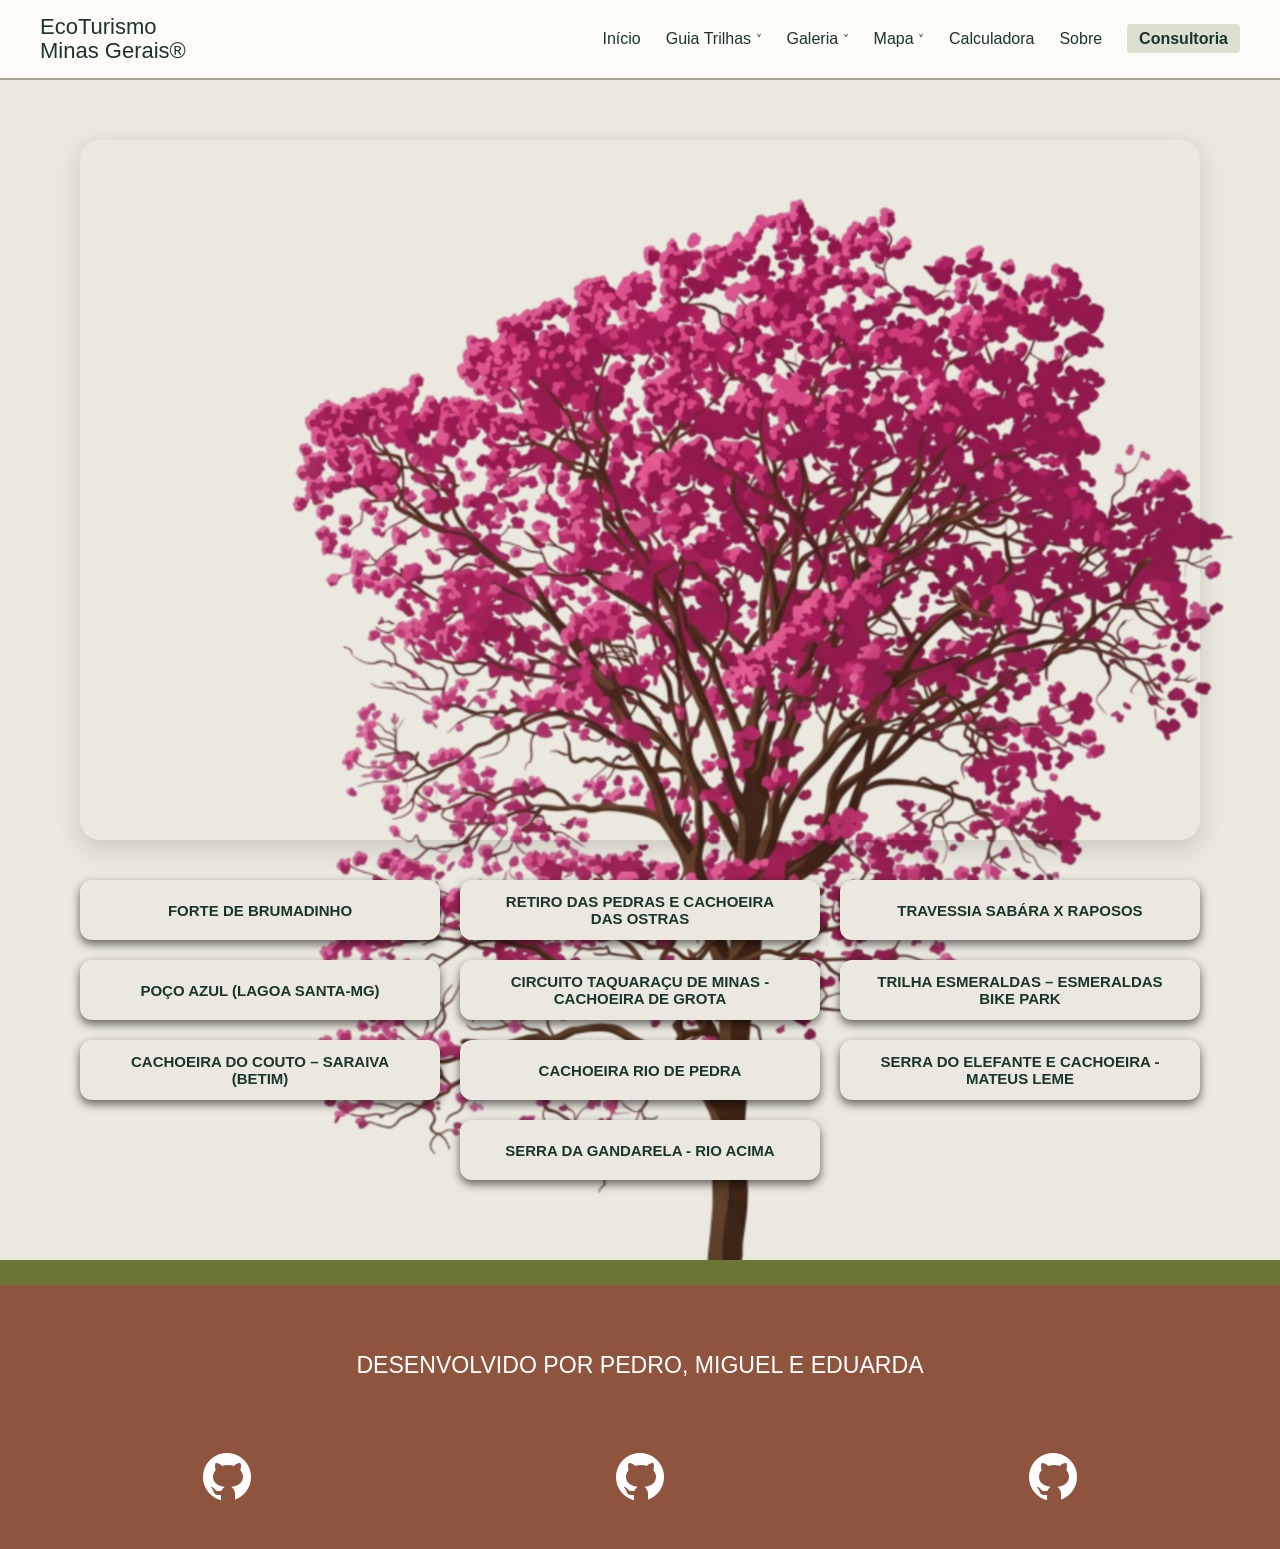
<file: pages/mapa-rotas.html>
<!DOCTYPE html>
<html lang="pt-BR">

<head>
    <meta charset="UTF-8">
    <meta name="viewport" content="width=device-width, initial-scale=1.0">
    <title>Mapa de Rotas Interativo - EcoTurismo</title>
    <link rel="icon" type="image/png" href="../images/iconeSite.png"> <!-- "https://www.flaticon.com/br/icones-gratis/natureza" title="natureza ícones">Natureza ícones criados por Freepik - Flaticon-->
    <style>
        html {
            font-size: 62.5%;
        }

        body {
            background-color: #ebe9df;
            margin: 0;
            font-family: Arial, sans-serif;
            display: flex;
            flex-direction: column;
            min-height: 100vh;
            background-image: url('../images/Ipe-rosa.png');
            background-repeat: no-repeat;
            background-position: center right;
            background-size: auto 1200px;
        }

        @media (max-width: 500px) {
            body {
                background-size: auto 1000px;
            }
        }

        * {
            box-sizing: border-box;
        }

        html, body {
            overflow-x: hidden;
        }

        .navbar {
            display: flex;
            justify-content: space-between;
            align-items: center;
            background-color: #fcfbf8; 
            padding: 15px 40px;
            width: 100%;
            position: fixed; 
            top: 0;
            left: 0;
            z-index: 9999;
            border-bottom: 2px solid #a6a394; 
            overflow: visible; 
        }

        .menu-toggle-checkbox {
            display: none;
        }

        .logo-menu {
            font-size: 2.2rem;
            font-weight: 500;
            color: #1b352b; 
            line-height: 1.1;
        }

        .logo-menu span {
            font-size: 2.2rem;
        }

        .menu-icon {
            display: none; 
            cursor: pointer;
        }

        .nav-links {
            display: flex;
            align-items: center;
            list-style: none;
            gap: 25px;
            margin: 0;
            padding: 0;
        }

        .nav-links li a {
            text-decoration: none;
            color: #1b352b;
            font-size: 1.6rem; 
            transition: opacity 0.2s ease;
        }

        .nav-links li a:hover {
            opacity: 0.7;
        }

        .seta {
            font-size: 1.2rem;
            vertical-align: middle;
        }

        .nav-links li a.btn-destaque {
            background-color: #dce0d1; 
            padding: 6px 12px;
            border-radius: 4px;
            font-weight: 600;
        }

        .nav-links li a.btn-destaque:hover {
            background-color: #cdd2c0;
            opacity: 1;
        }

        .icone-hamburguer {
            display: flex;
            flex-direction: column;
            justify-content: space-between;
            width: 32px;
            height: 24px; 
        }

        .icone-hamburguer span {
            display: block;
            height: 4px;
            width: 100%;
            background-color: #1b352b; 
            border-radius: 2px;
            transition: transform 0.3s ease, opacity 0.3s ease;
        }

        @media (max-width: 1024px) {
            .navbar {
                padding: 15px 20px;
            }
            .menu-icon {
                display: flex;
                align-items: center;
            }
            .nav-links {
                display: none; 
                position: absolute;
                top: 65px; 
                right: 20px; 
                min-width: 220px; 
                background-color: #ffffff; 
                flex-direction: column;
                padding: 10px 0; 
                box-shadow: 0px 8px 16px 0px rgba(0,0,0,0.15); 
                border-radius: 4px; 
                gap: 0; 
            }
            .nav-links li {
                width: 100%;
                text-align: left; 
            }
            .nav-links li a {
                display: block;
                padding: 12px 20px;
                font-size: 1.6rem;
            }
            .nav-links li a:hover {
                background-color: #f5f5f5;
                opacity: 1;
            }
            .nav-links li a.btn-destaque {
                margin: 5px 20px 10px 20px; 
                text-align: center;
                display: block;
            }
            .menu-toggle-checkbox:checked ~ .nav-links {
                display: flex;
            }
            .menu-toggle-checkbox:checked + .menu-icon .icone-hamburguer span:nth-child(1) {
                transform: translateY(10px) rotate(45deg);
            }
            .menu-toggle-checkbox:checked + .menu-icon .icone-hamburguer span:nth-child(2) {
                opacity: 0;
            }
            .menu-toggle-checkbox:checked + .menu-icon .icone-hamburguer span:nth-child(3) {
                transform: translateY(-10px) rotate(-45deg);
            }
        }

        .container-mapa-interativo {
            flex: 1; 
            display: flex;
            flex-direction: column; 
            align-items: center; 
            gap: 40px; 
            max-width: 1200px; 
            margin: 140px auto 80px auto; 
            padding: 0 40px;
            width: 100%;
        }

        .mapa {
            width: 100%; 
            height: 700px; 
            border-radius: 20px; 
            overflow: hidden; 
            box-shadow: 0 8px 24px rgba(0,0,0,0.15); 
        }

        .mapa iframe {
            width: 100%;
            height: 100%;
            border: none;
            display: block; 
        }

        .secao-botoes {
            display: flex;
            flex-direction: row; 
            flex-wrap: wrap; 
            justify-content: center; 
            gap: 20px; 
            width: 100%;
        }

        .btn-cidade {
            display: flex;
            align-items: center;
            justify-content: center;
            text-align: center;
            height: 60px;
            padding: 0 30px; 
            background-color: #ebe9df;
            color: #000000;
            font-size: 1.5rem;
            font-weight: bold;
            text-decoration: none;
            box-shadow: 0 4px 10px rgba(0,0,0,0.6);
            border-radius: 12px; 
            transition: all 0.2s ease;
            flex: 1 1 200px; 
            color: #1b352b;
            flex: 0 0 calc((100% - 40px) / 3);
        }

        .btn-cidade:hover {
            background-color: #f0f0f0;
            transform: translateY(-3px); 
            box-shadow: 0 4px 10px rgba(0,0,0,0.1);
        }

        @media (max-width: 768px) {
            .container-mapa-interativo {
                padding: 120px 20px 60px 20px;
                gap: 25px;
            }

            .mapa {
                height: 400px;
            }

            .secao-botoes {
                gap: 15px;
            }

            .btn-cidade {
                flex: 1 1 calc(50% - 15px);
                height: 50px;
                font-size: 1.3rem;
                padding: 0 10px;
                max-width: none;
            }
        }

        .footer {
            background-color: #8f543e;
            border-top: 25px solid #6c7634;
            padding: 40px 20px;
            width: 100%;
        }
          
        .container-footer {
            max-width: 800px;
            margin: 0 auto;
            display: flex;
            flex-direction: column;
            align-items: center;
            text-align: center;
        }

        .texto-no-footer {
            color: #fff;
            font-size: 2.31rem; 
            margin-bottom: 30px;
            line-height: 1.5;
            overflow-wrap: break-word;
        }

        .icones-github {
            display: flex;
            justify-content: space-around;
            width: 100%;
        }

        .icon {
            transition: opacity 0.3s ease;
        }

        .icon:hover {
            opacity: 0.8;
        }

        @media (max-width: 768px) {
            .texto-no-footer {
                font-size: 1.5rem;
            }
            .footer {
                display: flex;
                flex-direction: column;
                gap: 40px;
            }
        }
    </style>
</head>

<body>
    
    <nav class="navbar">
        <div class="logo-menu">
            EcoTurismo<br><span>Minas Gerais&reg;</span>
        </div>

        <input type="checkbox" id="menu-toggle" class="menu-toggle-checkbox">
        
        <label for="menu-toggle" class="menu-icon">
            <div class="icone-hamburguer">
                <span></span>
                <span></span>
                <span></span>
            </div>
        </label>

        <ul class="nav-links">
            <li><a href="../index.html">Início</a></li>
            <li><a href="./guia-trilhas.html">Guia Trilhas <span class="seta">&#709;</span></a></li>
            <li><a href="./galeria-trilhas.html">Galeria <span class="seta">&#709;</span></a></li>
            <li><a href="./mapa-rotas.html">Mapa <span class="seta">&#709;</span></a></li>
            <li><a href="./calculadora-gastos.html">Calculadora</a></li>
            <li><a href="./pagina-sobre.html">Sobre</a></li>
            <li><a href="./landing-page.html" class="btn-destaque">Consultoria</a></li>
        </ul>
    </nav>
    
    <main class="container-mapa-interativo">
        
        <div class="mapa">
            <iframe name="frame-mapa" src="https://maps.google.com/maps?q=Parque+Estadual+Serra+do+Rola-Moca&t=&z=14&ie=UTF8&iwloc=near&output=embed?ie=UTF8&iwloc=near&output=embed" allowfullscreen="" loading="lazy"></iframe>
        </div>

        <div class="secao-botoes">
            <a href="https://www.google.com/maps/d/u/0/embed?mid=1725A0B7O3qBeNkcNqJJRDPSvIYe9Ffc&ehbc=2E312F&noprof=1" target="frame-mapa" class="btn-cidade">FORTE DE BRUMADINHO</a>
            
            <a href="https://www.google.com/maps/d/u/0/embed?mid=1mAZz9SWQX6Bw8zpXPY76UEgp1uXEjHE&ehbc=2E312F&noprof=1" target="frame-mapa" class="btn-cidade">RETIRO DAS PEDRAS E CACHOEIRA DAS OSTRAS</a>
            
            <a href="https://www.google.com/maps/d/u/0/embed?mid=18_nrMa_ljoxcw8eKPoITqMVHAToE-_I&ehbc=2E312F&noprof=1" target="frame-mapa" class="btn-cidade">TRAVESSIA SABÁRA X RAPOSOS</a>
            
            <a href="https://www.google.com/maps/d/u/0/embed?mid=1OHY0UTjqpKC7VoHFBKSHUAFeozjRp_s&ehbc=2E312F&noprof=1" target="frame-mapa" class="btn-cidade">POÇO AZUL (LAGOA SANTA-MG)</a>

            <a href="https://www.google.com/maps/d/u/0/embed?mid=15QNoUbDUg0tbgd1gS_TDmyHwRWHd-Fc&ehbc=2E312F&noprof=1" target="frame-mapa" class="btn-cidade">CIRCUITO TAQUARAÇU DE MINAS - CACHOEIRA DE GROTA</a>

            <a href="https://www.google.com/maps/d/u/0/embed?mid=1ANSEtx9LyKZJcDCsRpP-tjBt46UJGLM&ehbc=2E312F&noprof=1" target="frame-mapa" class="btn-cidade">TRILHA ESMERALDAS – ESMERALDAS BIKE PARK</a>

            <a href="https://www.google.com/maps/d/u/0/embed?mid=1JrjbZ3YEBPZIk_kgVvHgZelnGgDewSE&ehbc=2E312F&noprof=1" target="frame-mapa" class="btn-cidade">CACHOEIRA DO COUTO – SARAIVA (BETIM)</a>
            
            <a href="https://www.google.com/maps/d/u/0/embed?mid=1O5vPZVvOjuESHZU4nbS_sjEj124qlpA&ehbc=2E312F&noprof=1" target="frame-mapa" class="btn-cidade">CACHOEIRA RIO DE PEDRA</a>

            <a href="https://www.google.com/maps/d/u/0/embed?mid=1BQIxj3K35ouJBNmwSHt2s_Aq9mgEBII&ehbc=2E312F&noprof=1" target="frame-mapa" class="btn-cidade">SERRA DO ELEFANTE E CACHOEIRA - MATEUS LEME</a>

            <a href="https://www.google.com/maps/d/u/0/embed?mid=1IbsZZnzDGzC2qa-6HL0Bk8hKkaun4hU&ehbc=2E312F&noprof=1" target="frame-mapa" class="btn-cidade">SERRA DA GANDARELA - RIO ACIMA</a>
        </div>

    </main>
    
    <footer class="footer">
        <div class="container-footer">
            <p class="texto-no-footer">
                DESENVOLVIDO POR PEDRO, MIGUEL E EDUARDA <br><br>
            </p>
        </div>
        <div class="icones-github">
            <a href="https://github.com/PedroCandidoMota" target="_blank" title="GitHub Pedro"><img src="../images/icons8-github-60.png" alt="Icone GitHub" class="icon"></a> 
            <a href="https://github.com/Miguel-Kroeff" target="_blank" title="GitHub Miguel"><img src="../images/icons8-github-60.png" alt="Icone GitHub" class="icon"></a>
            <a href="https://github.com/eduardapdantas-oss" target="_blank" title="GitHub Eduarda"><img src="../images/icons8-github-60.png" alt="Icone GitHub" class="icon"></a>
        </div>
    </footer>

</body>
</html>
</file>
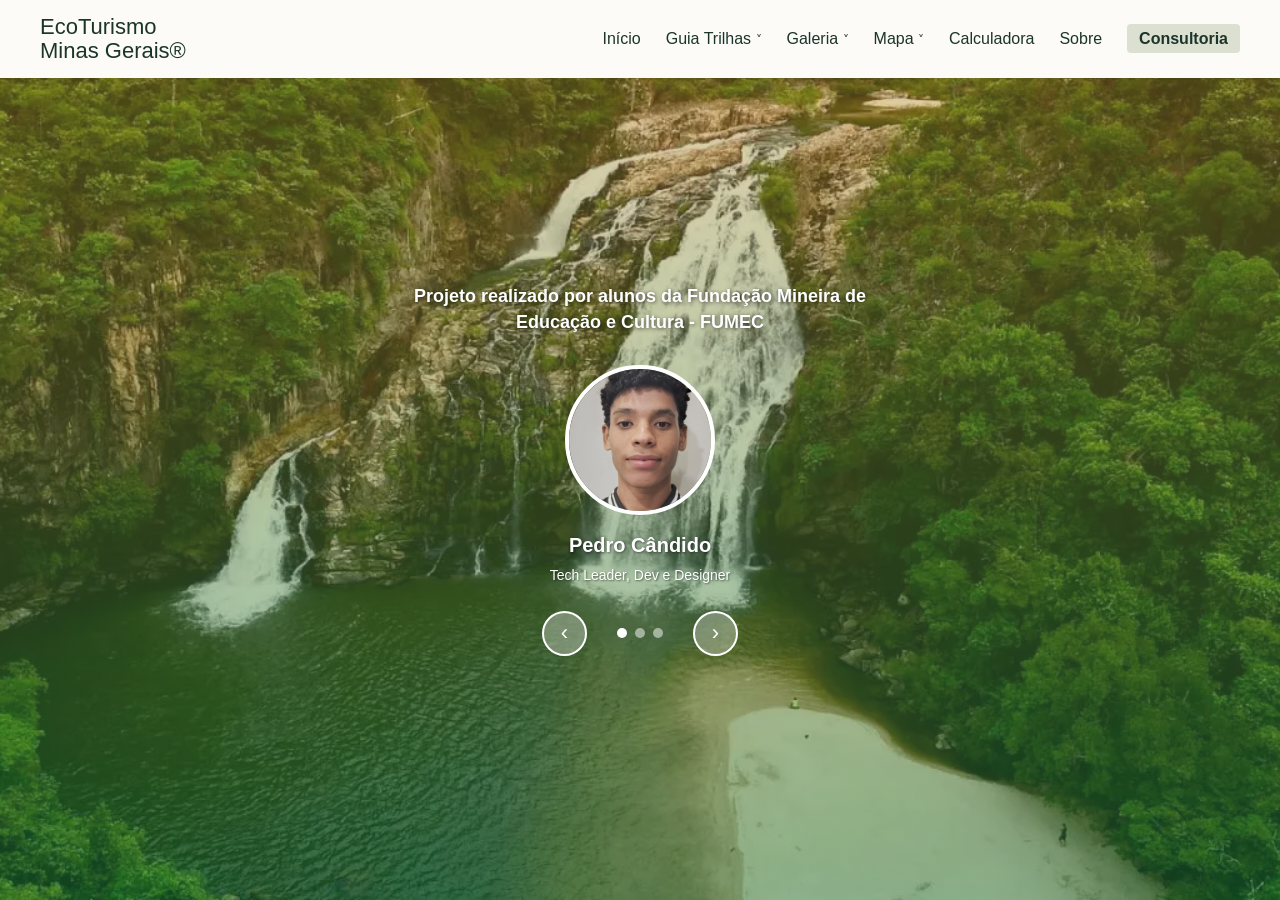
<file: pages/pagina-sobre.html>
<!DOCTYPE html>
<html lang="pt-br">
<head>
  <meta charset="UTF-8">
  <meta name="viewport" content="width=device-width, initial-scale=1.0">
  <title>Sobre - EcoTurismo</title>
  <link rel="icon" type="image/png" href="../images/iconeSite.png"> <!-- "https://www.flaticon.com/br/icones-gratis/natureza" title="natureza ícones">Natureza ícones criados por Freepik - Flaticon-->
  <style>

    html {
      font-size: 62.5%; 
    }

    * {
      margin: 0;
      padding: 0;
      box-sizing: border-box;
    }

    body {
      font-family: Arial, sans-serif;
      background-color: #1e4a0a;
      font-size: 1.6rem; 
      display: flex;
      flex-direction: column;
      min-height: 100vh;
    }

    html, body {
      overflow-x: hidden;
    }

    .navbar {
      display: flex;
      justify-content: space-between;
      align-items: center;
      background-color: #fcfbf8; 
      padding: 15px 40px;
      width: 100%;
      position: fixed; 
      top: 0;
      left: 0;
      z-index: 9999;
      box-shadow: 0 1px 3px rgba(0,0,0,0.05); 
      overflow: visible;
    }

    .menu-toggle-checkbox {
      display: none;
    }

    .logo-menu {
      font-size: 2.2rem;
      font-weight: 500;
      color: #1b352b; 
      line-height: 1.1;
    }

    .logo-menu span {
      font-size: 2.2rem;
    }

    .menu-icon {
      display: none; 
      cursor: pointer;
    }

    .nav-links {
      display: flex;
      align-items: center;
      list-style: none;
      gap: 25px;
      margin: 0;
      padding: 0;
    }

    .nav-links li a {
      text-decoration: none;
      color: #1b352b;
      font-size: 1.6rem; 
      transition: opacity 0.2s ease;
    }

    .nav-links li a:hover {
      opacity: 0.7;
    }

    .seta {
      font-size: 1.2rem;
      vertical-align: middle;
    }

    .nav-links li a.btn-destaque {
      background-color: #dce0d1; 
      padding: 6px 12px;
      border-radius: 4px;
      font-weight: 600;
    }

    .nav-links li a.btn-destaque:hover {
      background-color: #cdd2c0;
      opacity: 1;
    }

    .icone-hamburguer {
      display: flex;
      flex-direction: column;
      justify-content: space-between;
      width: 32px;
      height: 24px; 
    }

    .icone-hamburguer span {
      display: block;
      height: 4px;
      width: 100%;
      background-color: #1b352b; 
      border-radius: 2px;
      transition: transform 0.3s ease, opacity 0.3s ease;
    }

    @media (max-width: 1024px) {
      .navbar {
        padding: 15px 20px;
      }

      .menu-icon {
        display: flex;
        align-items: center;
      }

      .nav-links {
        display: none; 
        position: absolute;
        top: 65px; 
        right: 20px; 
        min-width: 220px; 
        background-color: #ffffff; 
        flex-direction: column;
        padding: 10px 0; 
        box-shadow: 0px 8px 16px 0px rgba(0,0,0,0.15); 
        border-radius: 4px; 
        gap: 0; 
      }

      .nav-links li {
        width: 100%;
        text-align: left; 
      }

      .nav-links li a {
        display: block;
        padding: 12px 20px;
        font-size: 1.6rem;
      }

      .nav-links li a:hover {
        background-color: #f5f5f5;
        opacity: 1;
      }

      .nav-links li a.btn-destaque {
        margin: 5px 20px 10px 20px; 
        text-align: center;
        display: block;
      }

      .menu-toggle-checkbox:checked ~ .nav-links {
        display: flex;
      }

      .menu-toggle-checkbox:checked + .menu-icon .icone-hamburguer span:nth-child(1) {
        transform: translateY(10px) rotate(45deg);
      }
      
      .menu-toggle-checkbox:checked + .menu-icon .icone-hamburguer span:nth-child(2) {
        opacity: 0;
      }
      
      .menu-toggle-checkbox:checked + .menu-icon .icone-hamburguer span:nth-child(3) {
        transform: translateY(-10px) rotate(-45deg);
      }
    }

    .pagina {
      flex: 1; 
      background-image:
        linear-gradient(rgba(200,150,50,0.4), rgba(30,120,60,0.5)),
        url('../images/bckgroundSobre.jpg');
      background-size: cover;
      background-position: center;
      min-height: 100vh; 
      display: flex;
      align-items: center;
      justify-content: center;
    }

    .caixa {
      text-align: center;
      max-width: 500px;
      width: 90%;
      padding-top: 100px;
      padding-bottom: 60px;
    }

    .caixa h2 {
      color: white;
      font-size: 1.8rem;
      font-weight: bold;
      margin-bottom: 30px;
      text-shadow: 1px 1px 4px rgba(0,0,0,0.6);
      line-height: 1.4;
    }

    .slide {
      display: none;
      flex-direction: column;
      align-items: center;
    }

    .slide.ativo {
      display: flex;
    }

    .slide img {
      width: 15rem; 
      height: 15rem; 
      border-radius: 50%;
      object-fit: cover;
      border: 0.4rem solid white;
      margin-bottom: 1.5rem;
    }

    .slide h3 {
      color: white;
      font-size: 2rem; 
      margin-bottom: 0.8rem;
      text-shadow: 1px 1px 3px rgba(0,0,0,0.5);
    }

    .slide p {
      color: white;
      font-size: 1.4rem; 
      line-height: 1.5;
      text-shadow: 1px 1px 2px rgba(0,0,0,0.5);
      max-width: 32rem;
    }

    .controles {
      display: flex;
      align-items: center;
      justify-content: center;
      gap: 3rem;
      margin-top: 2.5rem;
    }

    .btn-nav {
      background-color: rgba(255,255,255,0.3);
      border: 0.2rem solid white;
      color: white;
      font-size: 2.2rem;
      width: 4.5rem;
      height: 4.5rem;
      border-radius: 50%;
      cursor: pointer;
      transition: background-color 0.2s;
      display: flex;
      align-items: center;
      justify-content: center;
    }

    .btn-nav:hover {
      background-color: rgba(255,255,255,0.6);
    }

    .dots {
      display: flex;
      gap: 0.8rem;
    }

    .dot {
      width: 1rem;
      height: 1rem;
      border-radius: 50%;
      background-color: rgba(255,255,255,0.5);
      cursor: pointer;
      transition: background-color 0.2s;
    }

    .dot.ativo {
      background-color: white;
    }

    @media (max-width: 480px) {
      .caixa h2 {
        font-size: 1.5rem;
      }
      .slide h3 {
        font-size: 1.7rem;
      }
      .slide img {
        width: 12rem;
        height: 12rem;
      }
    }
  </style>
</head>

<body>

  <nav class="navbar">
      <div class="logo-menu">
          EcoTurismo<br><span>Minas Gerais&reg;</span>
      </div>

      <input type="checkbox" id="menu-toggle" class="menu-toggle-checkbox">
      
      <label for="menu-toggle" class="menu-icon">
          <div class="icone-hamburguer">
              <span></span>
              <span></span>
              <span></span>
          </div>
      </label>

      <ul class="nav-links">
          <li><a href="../index.html">Início</a></li>
          <li><a href="./guia-trilhas.html">Guia Trilhas <span class="seta">&#709;</span></a></li>
          <li><a href="./galeria-trilhas.html">Galeria <span class="seta">&#709;</span></a></li>
          <li><a href="./mapa-rotas.html">Mapa <span class="seta">&#709;</span></a></li>
          <li><a href="./calculadora-gastos.html">Calculadora</a></li>
          <li><a href="./pagina-sobre.html">Sobre</a></li>
          <li><a href="./landing-page.html" class="btn-destaque">Consultoria</a></li>
      </ul>
  </nav>

  <main class="pagina">
    <div class="caixa">

      <h2>Projeto realizado por alunos da Fundação Mineira de Educação e Cultura - FUMEC</h2>

      <div class="slide ativo">
        <a href="https://github.com/PedroCandidoMota" target="_blank">
          <img src="../images/ftPedro.jpeg" alt="Foto do Pedro">
        </a>
        <h3>Pedro Cândido</h3>
        <p>Tech Leader, Dev e Designer</p>
      </div>

      <div class="slide">
        <a href="https://github.com/Miguel-Kroeff" target="_blank">
          <img src="../images/ftMiguel.jpeg" alt="Foto do Miguel">
        </a>
        <h3>Miguel Lopes</h3>
        <p>Dev e Designer</p>
      </div>

      <div class="slide">
        <a href="htttps://github.com/eduardapdanas-oss" target="_blank">
          <img src="../images/ftDuda.jpeg" alt="Foto da Eduarda">
        </a>
        <h3>Eduarda Peixoto</h3>
        <p>CopyWriter</p>
      </div>

      <div class="controles">
        <button class="btn-nav" id="btnAnterior">&#8249;</button>

        <div class="dots">
          <div class="dot ativo" onclick="irPara(0)"></div>
          <div class="dot"       onclick="irPara(1)"></div>
          <div class="dot"       onclick="irPara(2)"></div>
        </div>

        <button class="btn-nav" id="btnProximo">&#8250;</button>
      </div>

    </div>
  </main>

  <script>
    var slides = document.querySelectorAll('.slide');
    var dots   = document.querySelectorAll('.dot');
    var atual  = 0; 

    function mostrarSlide(indice) {
      for (var i = 0; i < slides.length; i++) {
        slides[i].classList.remove('ativo');
        dots[i].classList.remove('ativo');
      }
      slides[indice].classList.add('ativo');
      dots[indice].classList.add('ativo');
      atual = indice;
    }

    function irPara(indice) {
      mostrarSlide(indice);
    }

    document.getElementById('btnProximo').onclick = function() {
      var proximo = (atual + 1 >= slides.length) ? 0 : atual + 1;
      mostrarSlide(proximo);
    };

    document.getElementById('btnAnterior').onclick = function() {
      var anterior = (atual - 1 < 0) ? slides.length - 1 : atual - 1;
      mostrarSlide(anterior);
    };
  </script>
  
</body>
</html>
</file>
<file: CSS/style.css>
html {
   font-size: 62.5%;
}
body {
   background-color: #ebe9df;
   margin: 0;
}

* {
   overflow-x: hidden;
   box-sizing: border-box;
}

.container-imgRolaMoca {
   width: 100%;
   height: 100vh;
   overflow: hidden;
   position: sticky;
   top: 0;
   z-index: -1;
   display: flex;
   flex-direction: column;
   justify-content: flex-end;
   align-items: flex-start;
}
.container-imgRolaMoca img {
   width: 100%;
   height: 100%;
   object-fit: cover;
   position: absolute;
   top: 0;
   left: 0;
   z-index: -2;
}

.container-nome-projeto {
   color: #ffff;
   text-align: left;
   padding-left: 30px;
}

.container-nome-projeto h1 {
   font-size: 11rem;
}

.conteudo-site {
   position: relative;
   background-color: #ebe9df;
   padding: 50px 20px;
   background-image: url('../images/barbatimaoCopa.png'), url('../images/barbatimaoTronco.png');
   background-position: top center, top center;
   background-repeat: no-repeat, repeat-y;
   min-height: 100vh;
}

.linha {
   height: 3px;
   width: 100%;
   background-color: #fff;
   z-index: 1;
   position: absolute;
   margin-bottom: 80px;
}

.titulo {
   color: #000;
   font-size: 8.6rem;
   text-align: left;
}

.paragrafo1 {
   display: flex;
   flex-wrap: wrap;
   flex-direction: row;
   gap: 20px;
   width: 100%;
}

.container-texto {
   flex: 1 1 500px;
}

.texto {
   font-size: 3.6rem;
   color: #000;
   text-align: left;
   overflow-wrap: break-word;
}

h2 {
    color: #000;
    font-size: 8rem;
    text-align: center;
}

.paragrafo2 {
    display: flex;
    flex-wrap: nowrap;
    flex-direction: column;
    width: 100%;
}
.container-texto2 {
    width: 62vw;
    flex: 0 1 500px;
    padding: 20px;
    align-self: center;
}
.container-texto2 .texto {
    font-size: 3.6rem;
    color: #000;
    text-align: center;
}

.container-trilhas {
    display: flex;
    flex-wrap: wrap;
    flex-direction: row;
    flex: 0 1 300px;
    padding: 20px;
    border-radius: 10px;
    box-shadow: 0 4px 8px rgba(0, 0, 0, 0.1);
    gap: 20px;
    justify-content: center;
    min-height: 70vh;
    align-items: center;
}

.trilhasImg {
   width: 627px;
   height: 500px;
   flex: 1 1 300px;
   border-radius: 10px;
   overflow: hidden;
}

.trilhasImg img {
   width: 100%;
   height: 100%;
   object-fit: cover;
}

.footer {
   background-color: #8f543e;
   border-top: 25px solid #6c7634;
   padding: 40px 20px;
   width: 100%;
   box-sizing: border-box;
}
  
.container-footer {
    max-width: 800px;
    margin: 0 auto;
    display: flex;
    flex-direction: column;
    align-items: center;
    text-align: center;
}

.texto-no-footer {
    color: #fff;
    font-size: 2.31rem; 
    margin-bottom: 30px;
    line-height: 1.5;
    overflow-wrap: break-word;
}

.icones-github {
    display: flex;
    justify-content: space-around;
    width: 100%;
}

.icon {
    transition: opacity 0.3s ease;
}

.icon:hover {
    opacity: 0.8;
}

@media (max-width: 768px) {
   .conteudo-site {
      display: flex;
      flex-direction: column;
      gap: 40px;
      padding: 40px 20px;
   }

   .container-nome-projeto h1 {
      font-size: 6rem;
      text-align: center;
   }
   .linha {
      margin-bottom: 40px;
   }
   .titulo {
      font-size: 5rem;
      margin: 0;
   }
   .paragrafo1 {
      flex-direction: column;
      height: 1430px;
      gap: 40px;
   }
   
   .paragrafo2 {
      flex-direction: column;
      height: 600px;
   }

   .container-texto2 {
      width: 100%;
      height: 600px;
   }

   .texto {
      font-size: 2.5rem;
      text-align: center;
   }

   .texto-no-footer {
      font-size: 1.5rem;
   }

   .titulo2 {
      font-size: 5rem;
      margin: 0;
   }

   .titulo3 {
      font-size: 5rem;
      margin: 0;
   }

   .container-texto2 .texto {
      font-size: 2.5rem;
   }

   .container-trilhas {
      gap: 40px;
   }

   .trilhasImg {
      width: 100%;
      height: auto;
   }

   .trilhasImg img {
      height: auto;
      display: block;
   }

   .footer {
      display: flex;
      flex-direction: column;
      gap: 40px;
   }
}

.navbar {
    display: flex;
    justify-content: space-between;
    align-items: center;
    background-color: #fcfbf8; 
    padding: 15px 40px;
    width: 100%;
    position: fixed; 
    top: 0;
    left: 0;
    z-index: 9999;
    box-shadow: 0 1px 3px rgba(0,0,0,0.05); 
    overflow: visible;
}

.menu-toggle-checkbox {
    display: none;
}

.logo-menu {
    font-family: Arial, sans-serif;
    font-size: 2.2rem;
    font-weight: 500;
    color: #1b352b; 
    line-height: 1.1;
}

.logo-menu span {
    font-size: 2.2rem;
}

.menu-icon {
    display: none; 
    cursor: pointer;
}

.nav-links {
    display: flex;
    align-items: center;
    list-style: none;
    gap: 25px;
    margin: 0;
    padding: 0;
}

.nav-links li a {
    text-decoration: none;
    color: #1b352b;
    font-family: Arial, sans-serif;
    font-size: 1.6rem; 
    transition: opacity 0.2s ease;
}

.nav-links li a:hover {
    opacity: 0.7;
}

.seta {
    font-size: 1.2rem;
    vertical-align: middle;
}

.nav-links li a.btn-destaque {
   background-color: #dce0d1; 
   padding-right: 12px; 
   padding-left: 12px;
   border-radius: 4px;
   font-weight: 600;
}

.nav-links li a.btn-destaque:hover {
    background-color: #cdd2c0;
    opacity: 1;
}

.icone-hamburguer {
    display: flex;
    flex-direction: column;
    justify-content: space-between;
    width: 32px;
    height: 24px; 
}

.icone-hamburguer span {
    display: block;
    height: 4px;
    width: 100%;
    background-color: #1b352b; 
    border-radius: 2px;
    transition: transform 0.3s ease, opacity 0.3s ease;
}

@media (max-width: 1024px) {
    .navbar {
        padding: 15px 20px;
    }

    .menu-icon {
        display: flex;
        align-items: center;
    }

    .nav-links {
        display: none;
        position: absolute;
        top: 65px;
        right: 20px;
        min-width: 220px;
        background-color: #ffffff;
        flex-direction: column;
        padding: 10px 0;
        box-shadow: 0px 8px 16px 0px rgba(0,0,0,0.15);
        border-radius: 4px; 
        gap: 0;
    }

    .nav-links li {
        width: 100%;
        text-align: left; 
    }

    .nav-links li a {
        display: block;
        padding: 12px 20px;
        font-size: 1.6rem;
    }

    .nav-links li a:hover {
        background-color: #f5f5f5;
        opacity: 1;
    }

    .nav-links li a.btn-destaque {
        margin: 5px 20px 10px 20px; 
        text-align: center;
        display: block;
    }

    .menu-toggle-checkbox:checked ~ .nav-links {
        display: flex;
    }

    .menu-toggle-checkbox:checked + .menu-icon .icone-hamburguer span:nth-child(1) {
        transform: translateY(10px) rotate(45deg);
    }
    
    .menu-toggle-checkbox:checked + .menu-icon .icone-hamburguer span:nth-child(2) {
        opacity: 0;
    }
    
    .menu-toggle-checkbox:checked + .menu-icon .icone-hamburguer span:nth-child(3) {
        transform: translateY(-10px) rotate(-45deg);
    }
}
</file>
